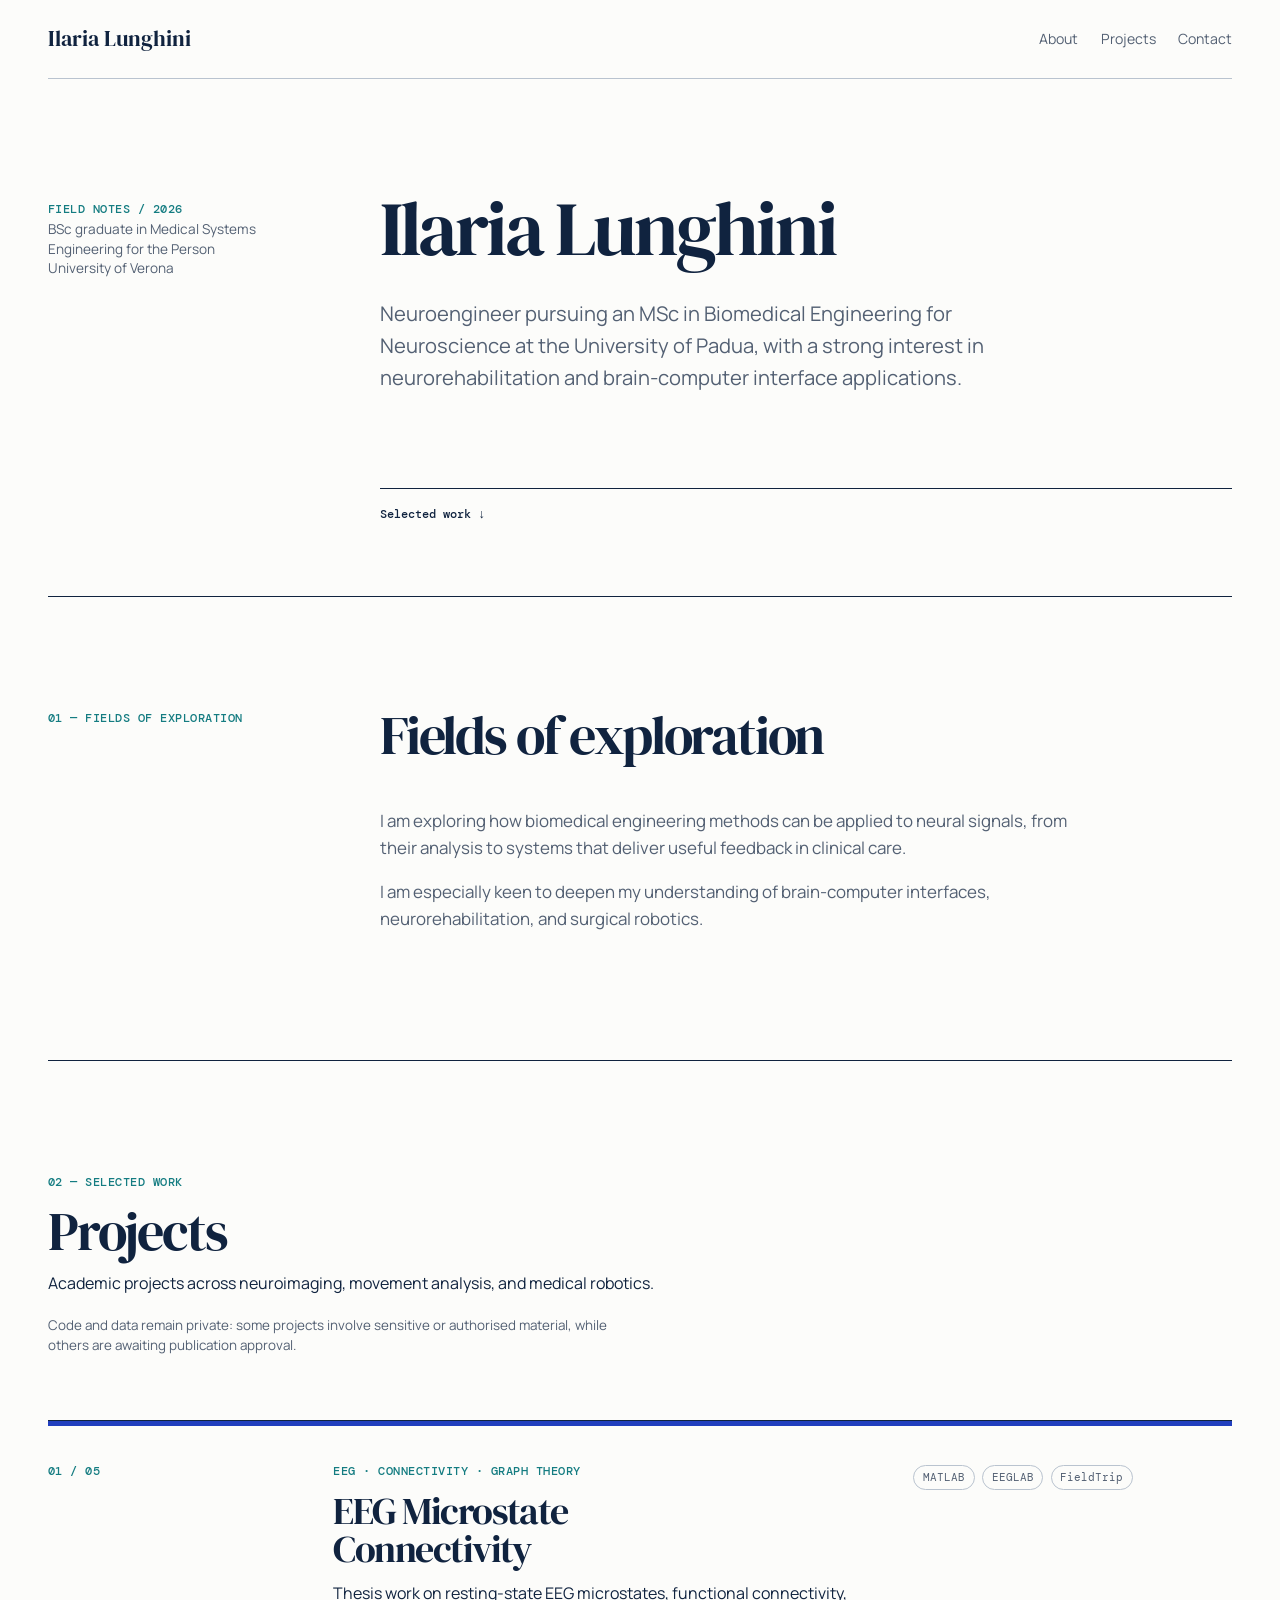
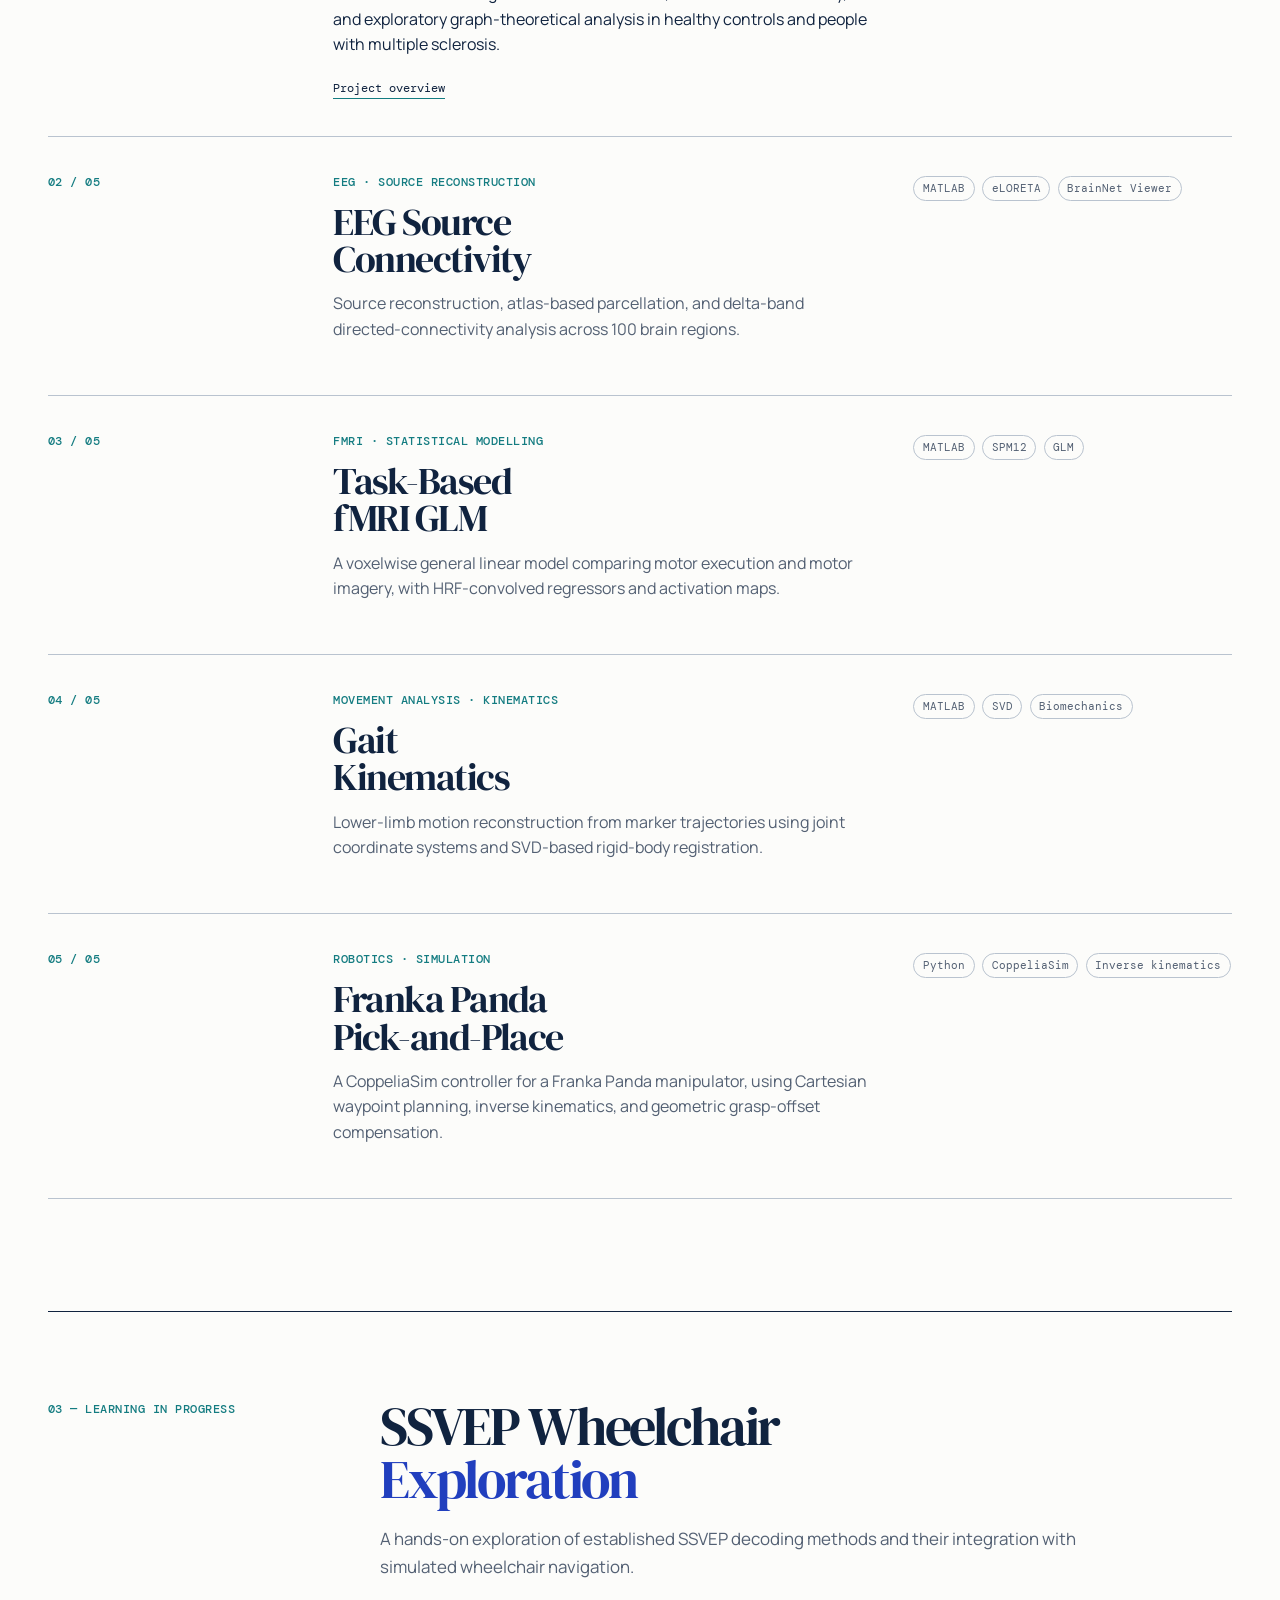
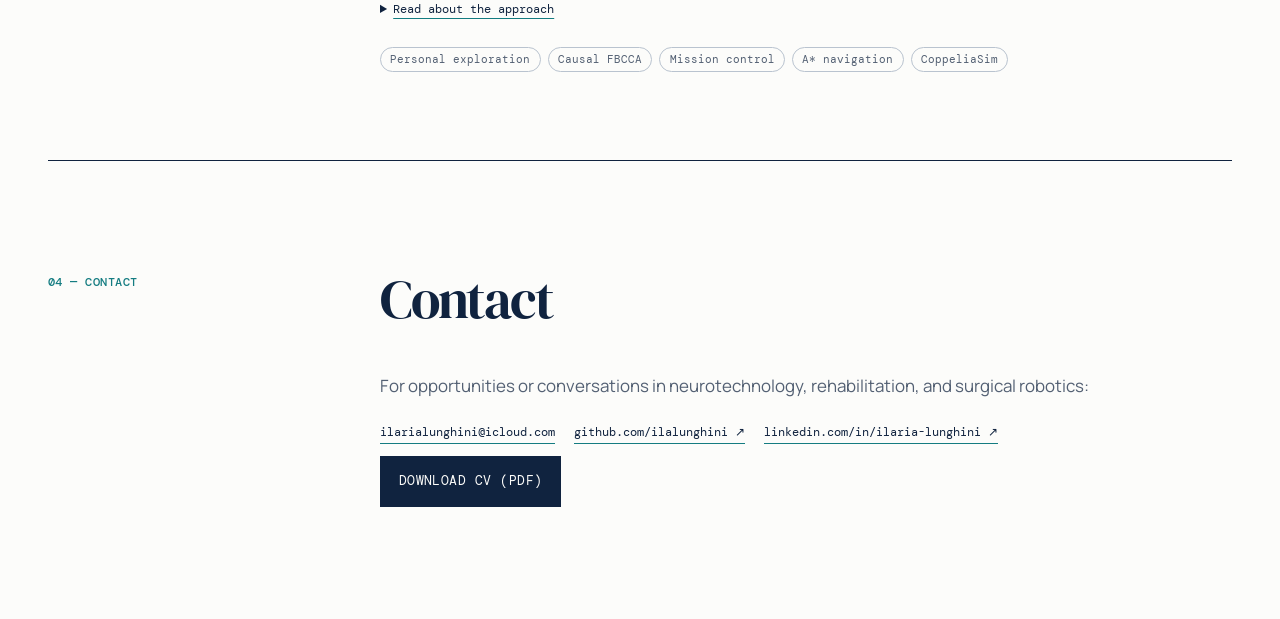
<file: index.html>
<!doctype html>
<html lang="en">
  <head>
    <meta charset="utf-8" />
    <meta name="viewport" content="width=device-width, initial-scale=1" />
    <meta
      name="description"
      content="Portfolio of Ilaria Lunghini, a biomedical engineering student focused on neurotechnology, rehabilitation, and surgical robotics."
    />
    <title>Ilaria Lunghini | Neuroengineering</title>
    <link rel="preconnect" href="https://fonts.googleapis.com" />
    <link rel="preconnect" href="https://fonts.gstatic.com" crossorigin />
    <link href="https://fonts.googleapis.com/css2?family=DM+Mono:wght@400;500&family=DM+Serif+Display:ital@0;1&family=Manrope:wght@400;500;600;700&display=swap" rel="stylesheet" />
    <link rel="stylesheet" href="styles.css?v=20261026-learning" />
    <link rel="icon" type="image/svg+xml" href="data:image/svg+xml,%3Csvg xmlns='http://www.w3.org/2000/svg' viewBox='0 0 64 64'%3E%3Crect width='64' height='64' rx='16' fill='%23121a38'/%3E%3Cpath d='M18 32h10l5-13 7 27 5-14h1' fill='none' stroke='%235eead4' stroke-width='5' stroke-linecap='round' stroke-linejoin='round'/%3E%3C/svg%3E" />
  </head>
  <body>
    <main>
      <nav class="site-nav" aria-label="Primary navigation">
        <a class="brand" href="#top" aria-label="Ilaria Lunghini home">Ilaria Lunghini</a>
        <div class="nav-links">
          <a href="#about">About</a>
          <a href="#projects">Projects</a>
          <a href="#contact">Contact</a>
        </div>
      </nav>

      <section class="hero" id="top" aria-labelledby="hero-title">
        <div class="hero-side">
          <p class="eyebrow">Field notes / 2026</p>
          <p>BSc graduate in Medical Systems Engineering for the Person<br />University of Verona</p>
        </div>
        <div class="hero-main">
          <h1 id="hero-title">Ilaria Lunghini</h1>
          <p class="hero-copy">
            Neuroengineer pursuing an MSc in Biomedical Engineering for Neuroscience at the University of Padua, with a strong interest in neurorehabilitation and brain-computer interface applications.
          </p>
        </div>
        <div class="hero-footer">
          <a class="text-link" href="#projects">Selected work <span aria-hidden="true">↓</span></a>
        </div>
      </section>

      <section class="about section-grid" id="about" aria-labelledby="about-title">
        <p class="section-label">01 — Fields of exploration</p>
        <div>
          <h2 id="about-title">Fields of exploration</h2>
          <p>
            I am exploring how biomedical engineering methods can be applied to neural signals, from their analysis to systems that deliver useful feedback in clinical care.
          </p>
          <p>
            I am especially keen to deepen my understanding of brain-computer interfaces, neurorehabilitation, and surgical robotics.
          </p>
        </div>
      </section>

      <section class="projects" id="projects" aria-labelledby="projects-title">
        <div class="section-heading">
          <p class="section-label">02 — Selected work</p>
          <h2 id="projects-title">Projects</h2>
          <p>Academic projects across neuroimaging, movement analysis, and medical robotics.</p>
          <p class="project-note">Code and data remain private: some projects involve sensitive or authorised material, while others are awaiting publication approval.</p>
        </div>

        <div class="project-grid">
          <article class="project-card featured">
            <p class="project-index">01 / 05</p>
            <div class="project-body"><p class="project-area">EEG · Connectivity · Graph theory</p><h3><a class="project-title-link" href="microstate-connectivity/">EEG Microstate<br />Connectivity</a></h3><p>Thesis work on resting-state EEG microstates, functional connectivity, and exploratory graph-theoretical analysis in healthy controls and people with multiple sclerosis.</p><a class="project-overview" href="projects/eeg-microstate-connectivity.html">Project overview</a></div>
            <div class="project-tags"><span>MATLAB</span><span>EEGLAB</span><span>FieldTrip</span></div>
          </article>

          <a class="project-card" href="projects/eeg-source-connectivity-analysis.html">
            <p class="project-index">02 / 05</p>
            <div class="project-body"><p class="project-area">EEG · Source reconstruction</p><h3>EEG Source<br />Connectivity</h3><p>Source reconstruction, atlas-based parcellation, and delta-band directed-connectivity analysis across 100 brain regions.</p></div>
            <div class="project-tags"><span>MATLAB</span><span>eLORETA</span><span>BrainNet Viewer</span></div>
          </a>

          <a class="project-card" href="projects/fmri-glm-analysis.html">
            <p class="project-index">03 / 05</p>
            <div class="project-body"><p class="project-area">fMRI · Statistical modelling</p><h3>Task-Based<br />fMRI GLM</h3><p>A voxelwise general linear model comparing motor execution and motor imagery, with HRF-convolved regressors and activation maps.</p></div>
            <div class="project-tags"><span>MATLAB</span><span>SPM12</span><span>GLM</span></div>
          </a>

          <a class="project-card" href="projects/gait-kinematics-jcs-analysis.html">
            <p class="project-index">04 / 05</p>
            <div class="project-body"><p class="project-area">Movement analysis · Kinematics</p><h3>Gait<br />Kinematics</h3><p>Lower-limb motion reconstruction from marker trajectories using joint coordinate systems and SVD-based rigid-body registration.</p></div>
            <div class="project-tags"><span>MATLAB</span><span>SVD</span><span>Biomechanics</span></div>
          </a>

          <a class="project-card robot-card" href="projects/franka-panda-pick-and-place.html">
            <p class="project-index">05 / 05</p>
            <div class="project-body"><p class="project-area">Robotics · Simulation</p><h3>Franka Panda<br />Pick-and-Place</h3><p>A CoppeliaSim controller for a Franka Panda manipulator, using Cartesian waypoint planning, inverse kinematics, and geometric grasp-offset compensation.</p></div>
            <div class="project-tags"><span>Python</span><span>CoppeliaSim</span><span>Inverse kinematics</span></div>
          </a>
        </div>
      </section>

      <section class="learning section-grid" id="learning" aria-labelledby="learning-title">
        <p class="section-label">03 — Learning in progress</p>
        <div>
          <h2 id="learning-title">SSVEP Wheelchair<br /><span class="accent">Exploration</span></h2>
          <p>
            A hands-on exploration of established SSVEP decoding methods and their integration with simulated wheelchair navigation.
          </p>
          <details class="learning-details">
            <summary>Read about the approach</summary>
            <div class="learning-abstract">
              <p>
                My current personal project is a hands-on exploration of SSVEP-based brain–computer interfaces and simulated wheelchair navigation.
                The aim is to understand established methods through implementation, comparison, and analysis of their practical trade-offs.
              </p>
              <p>
                The current pipeline combines causal EEG filtering, filter-bank canonical correlation analysis (FBCCA), and calibrated thresholds with temporal confirmation and STOP recovery.
                A mission state machine connects decoded commands to A* path planning and geometric obstacle protection in CoppeliaSim.
              </p>
              <p>
                Replays of recorded EEG from two datasets help examine how decoding errors affect simulated navigation and where the approach remains limited.
                The project repository will be made public in a future update.
              </p>
            </div>
          </details>
          <div class="learning-meta" aria-label="Project status and topics">
            <span>Personal exploration</span><span>Causal FBCCA</span><span>Mission control</span><span>A* navigation</span><span>CoppeliaSim</span>
          </div>
        </div>
      </section>

      <section class="contact section-grid" id="contact" aria-labelledby="contact-title">
        <p class="section-label">04 — Contact</p>
        <div>
          <h2 id="contact-title">Contact</h2>
          <p>For opportunities or conversations in neurotechnology, rehabilitation, and surgical robotics:</p>
          <div class="contact-links">
            <a href="mailto:ilarialunghini@icloud.com">ilarialunghini@icloud.com</a>
            <a href="https://github.com/ilalunghini" target="_blank" rel="noreferrer">github.com/ilalunghini ↗</a>
            <a href="https://www.linkedin.com/in/ilaria-lunghini-a5046443b/" target="_blank" rel="noreferrer">linkedin.com/in/ilaria-lunghini ↗</a>
            <a class="cv-download" href="assets/Ilaria_Lunghini_CV_public.pdf" download>Download CV (PDF)</a>
          </div>
        </div>
      </section>
    </main>

  </body>
</html>
</file>
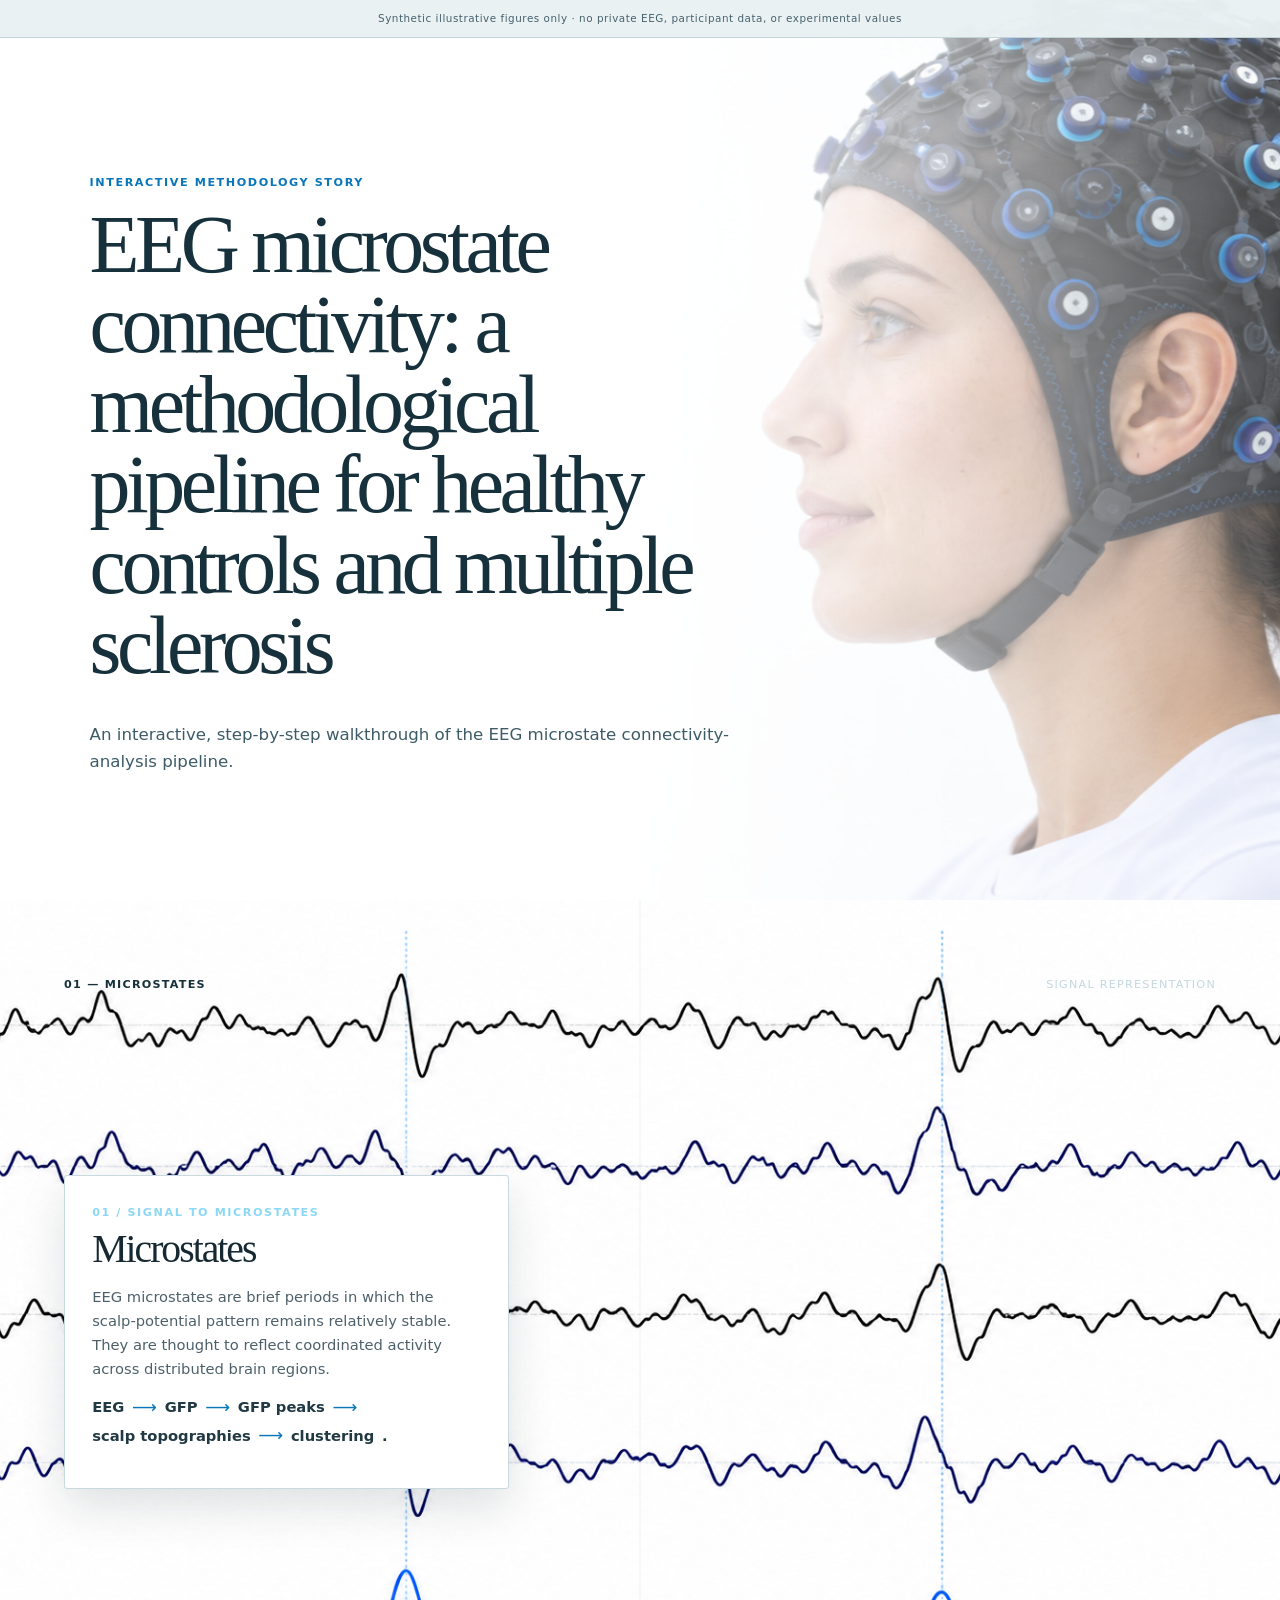
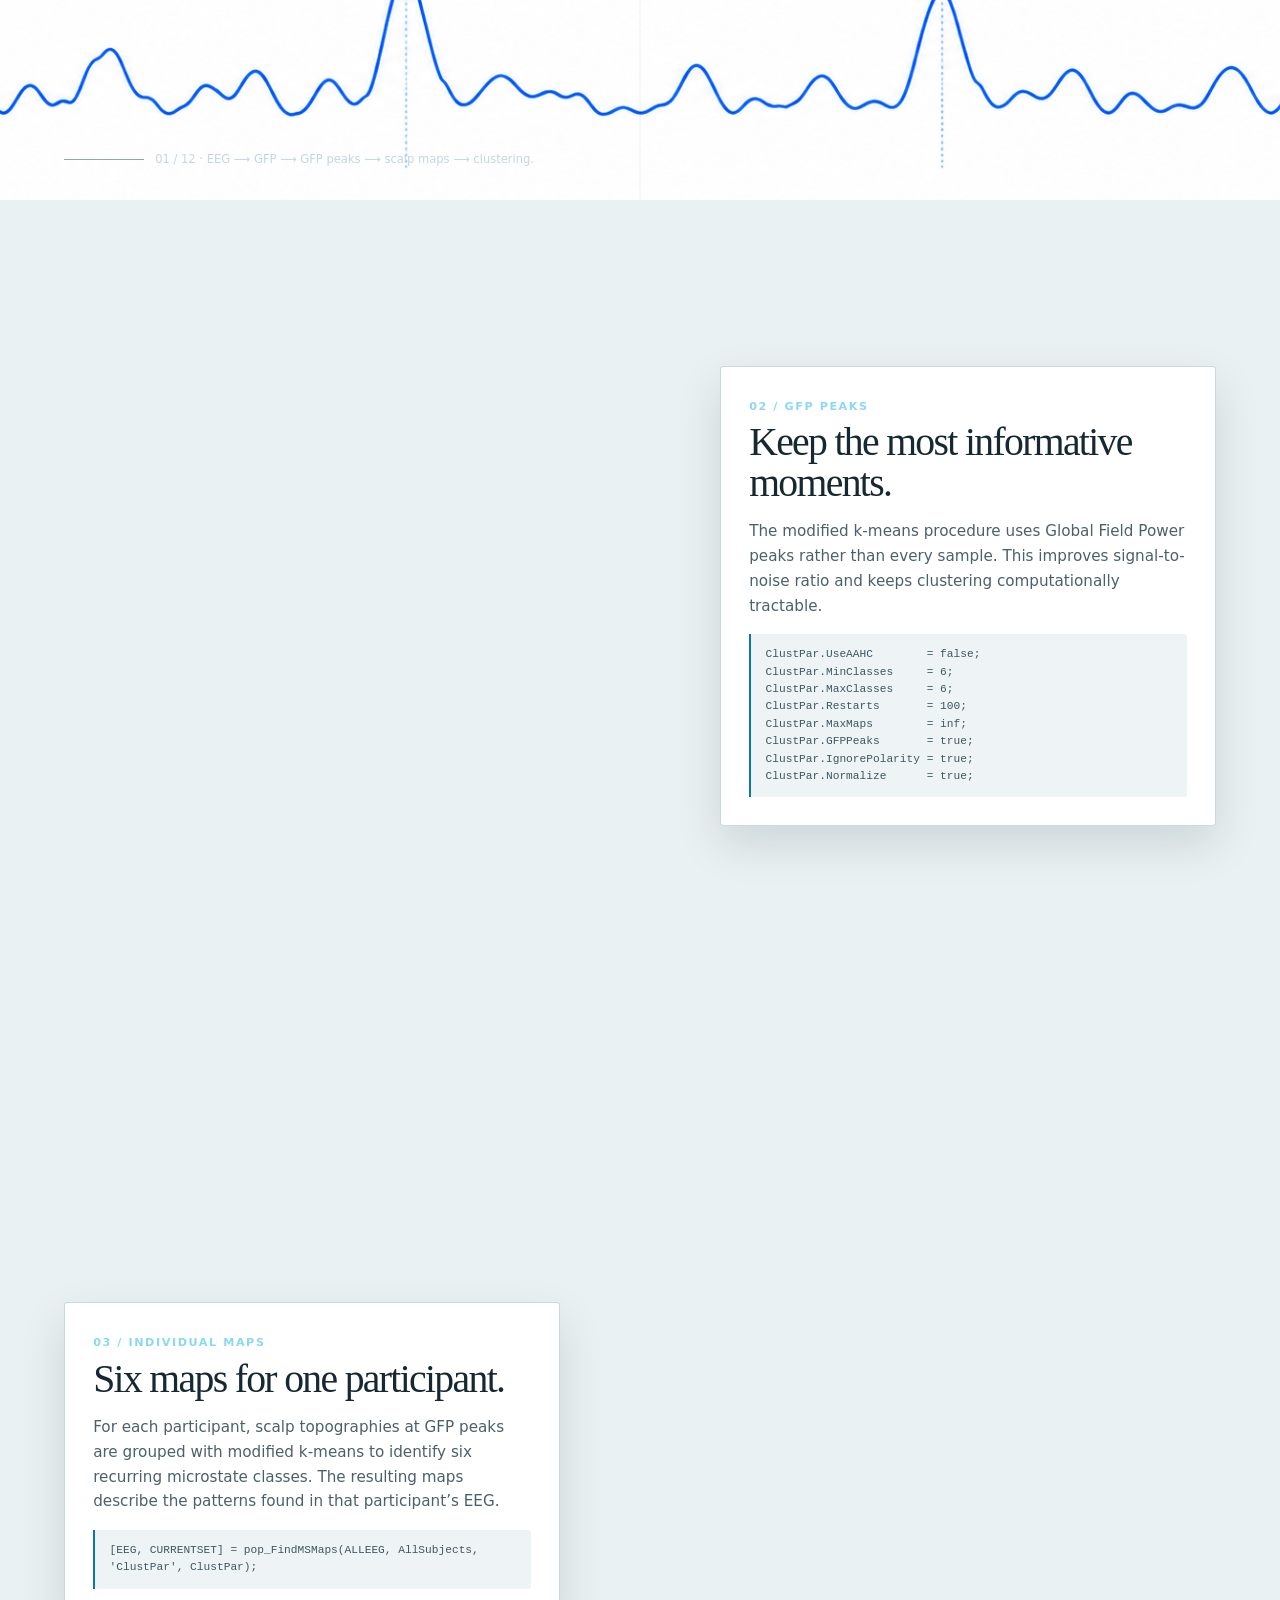
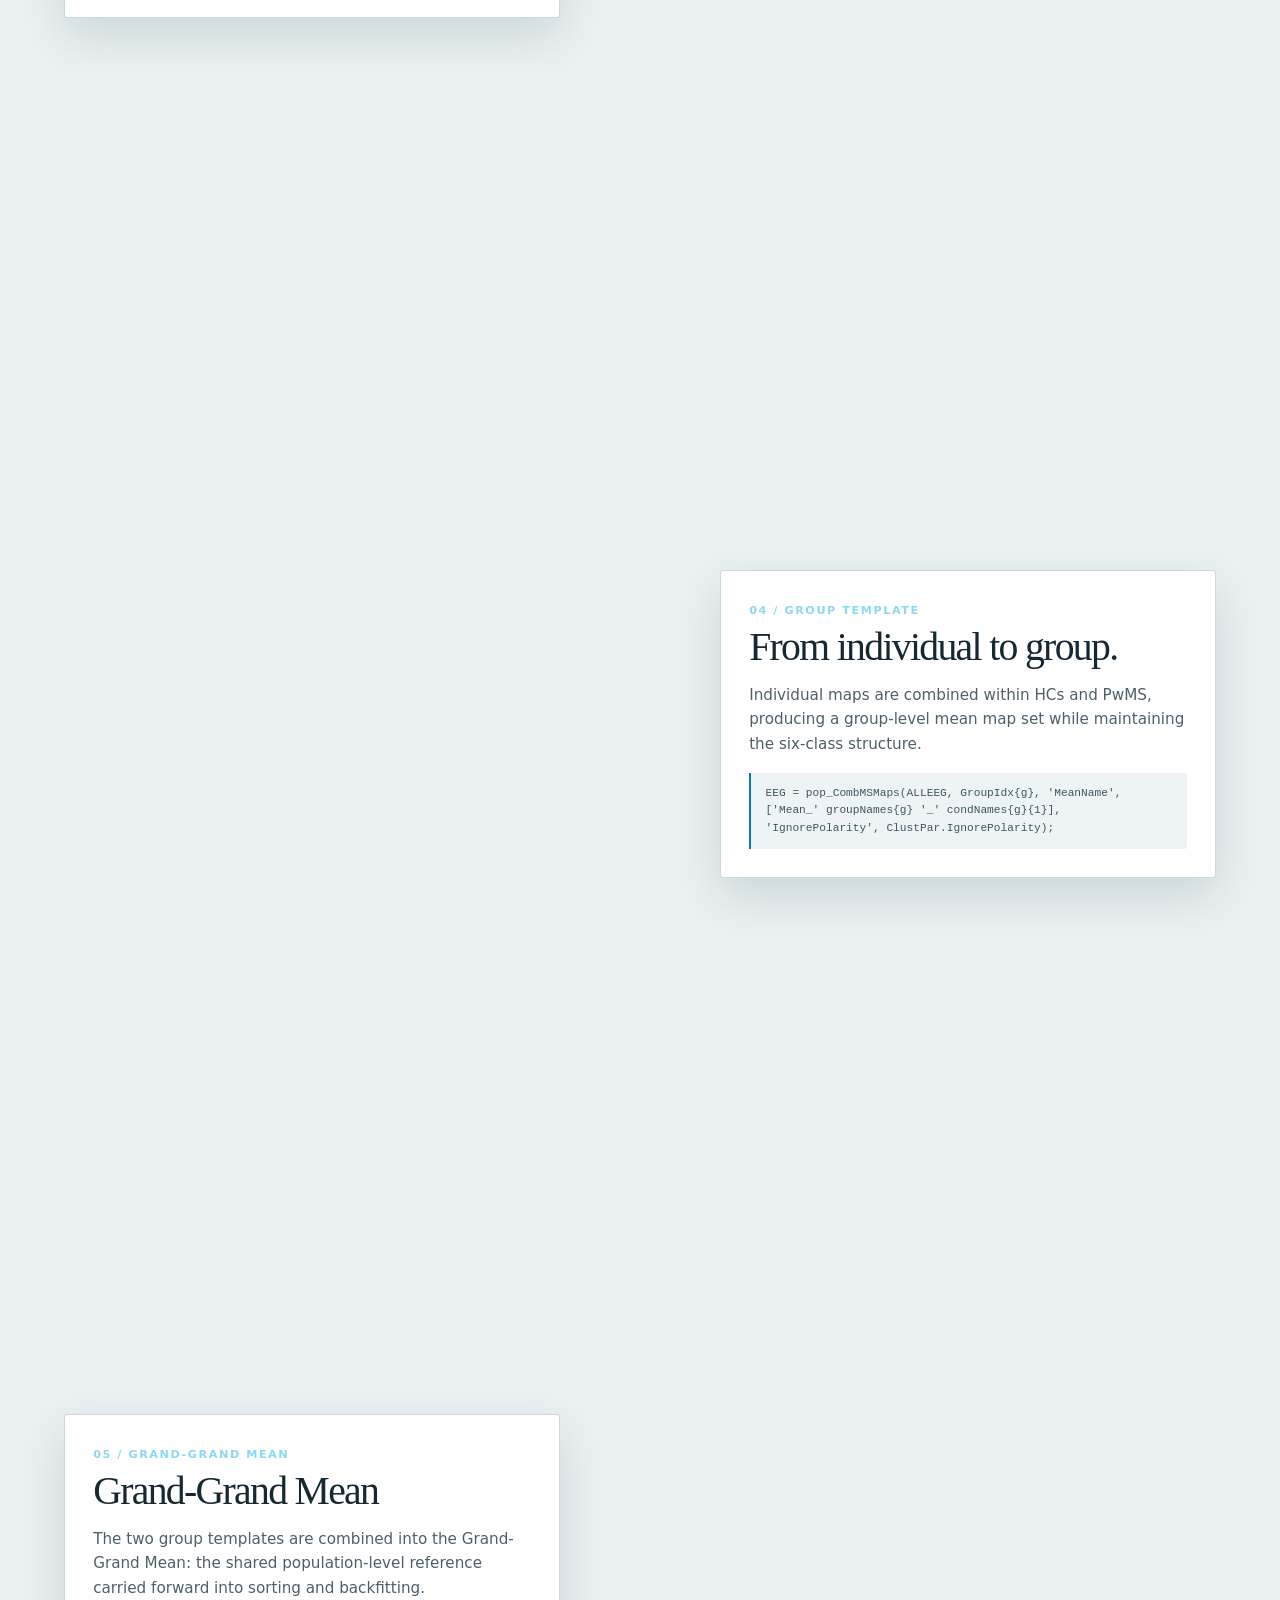
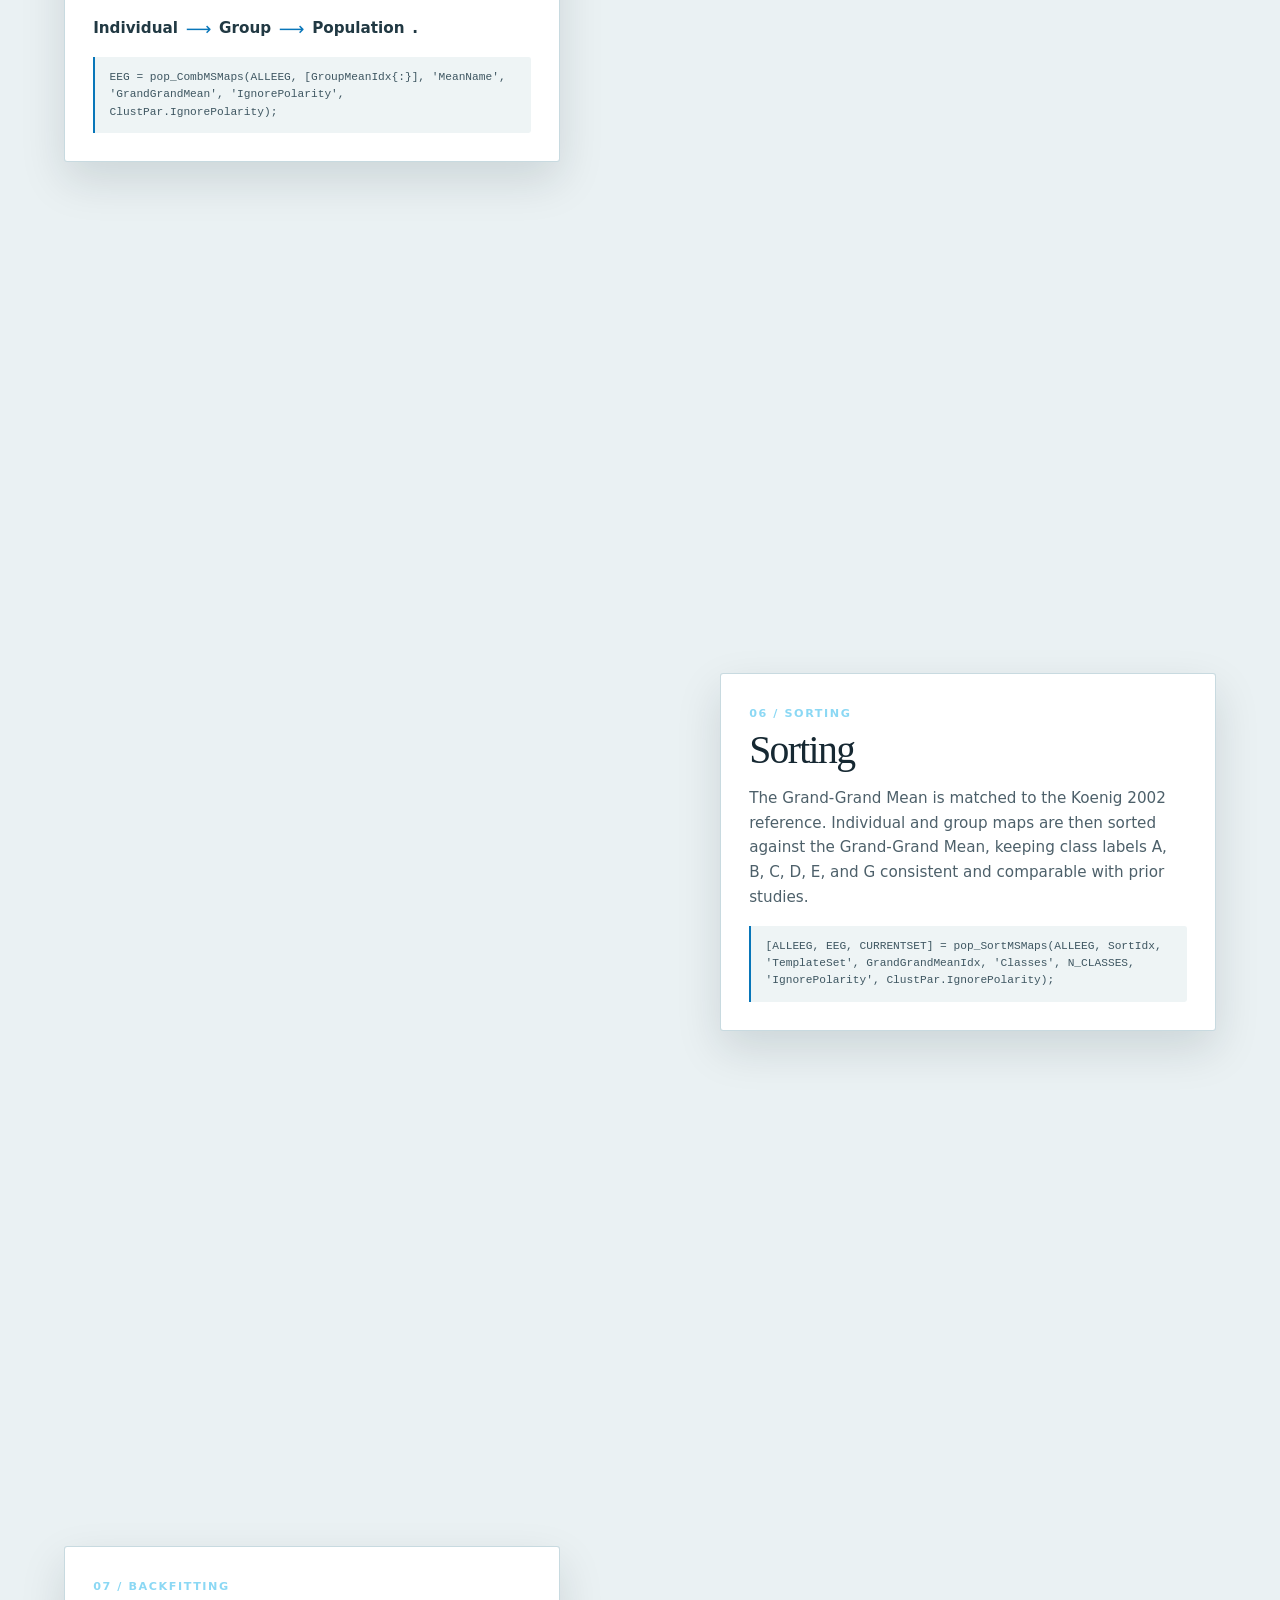
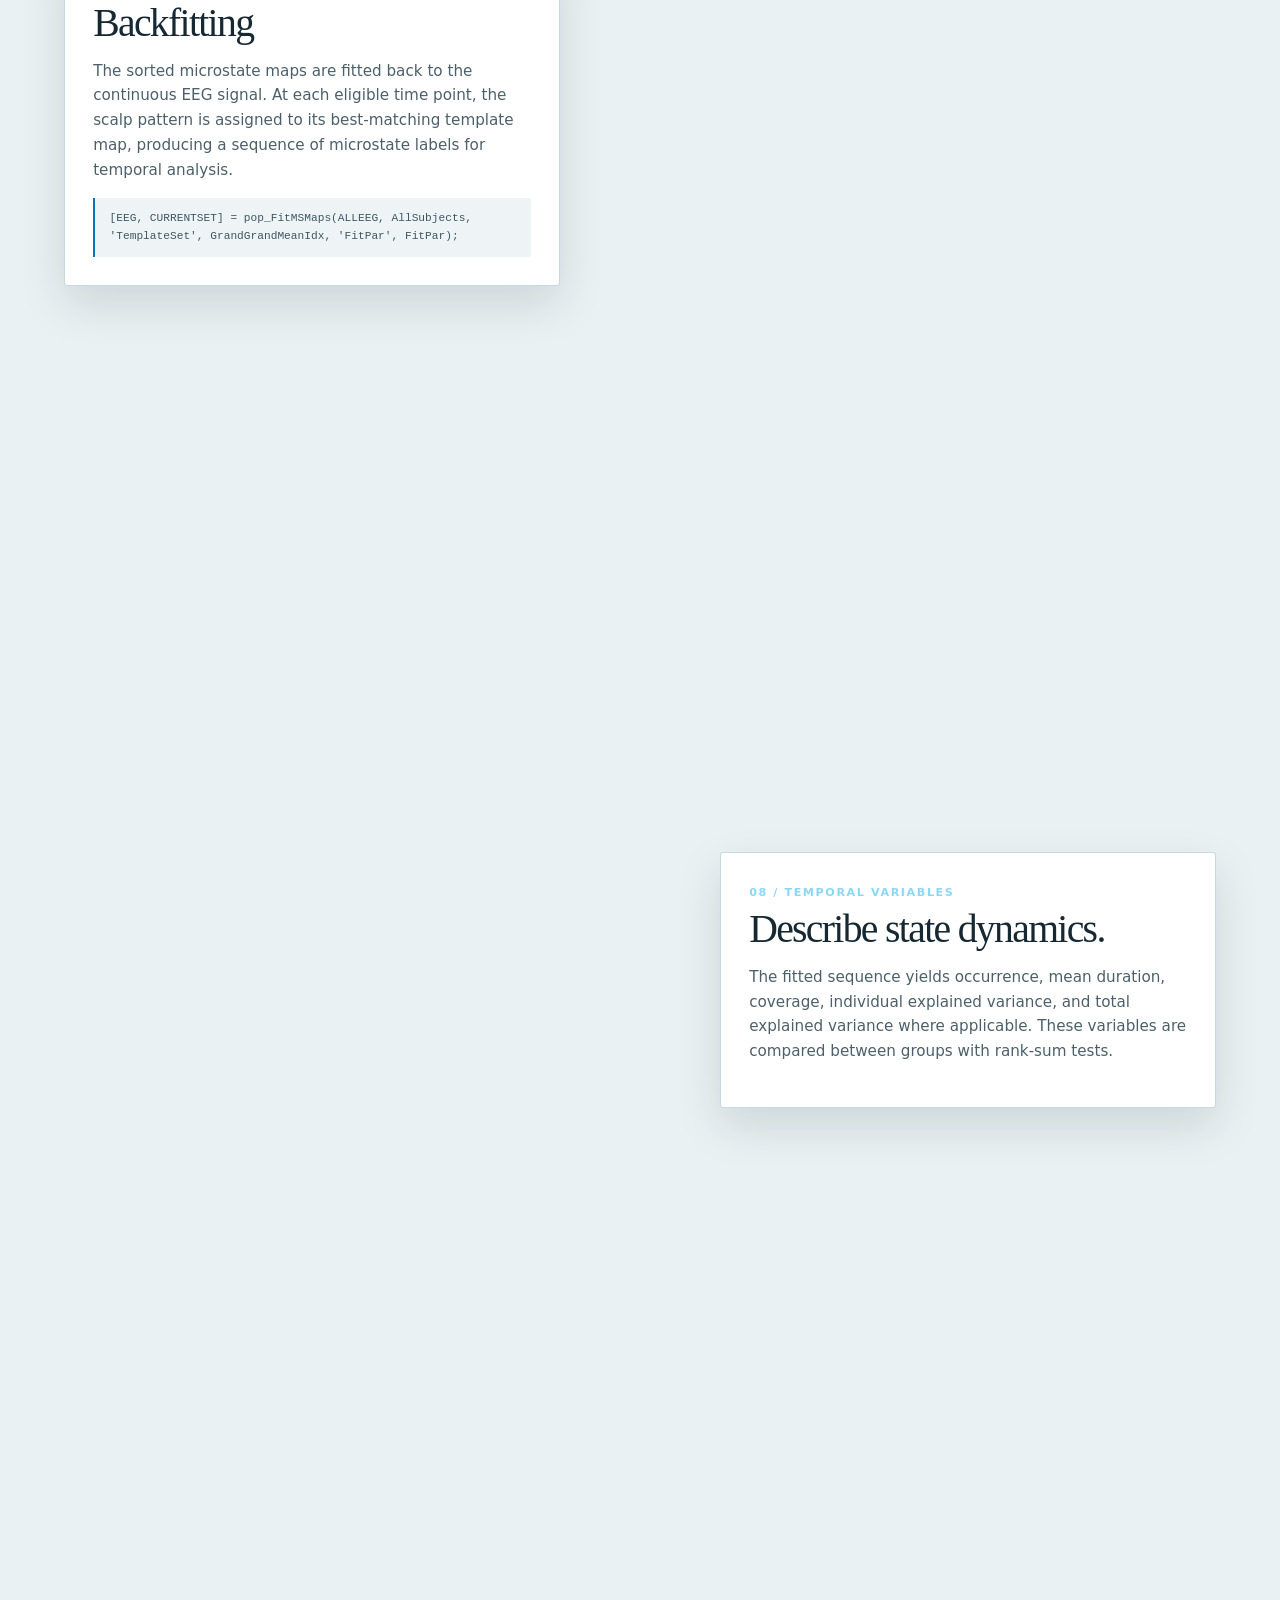
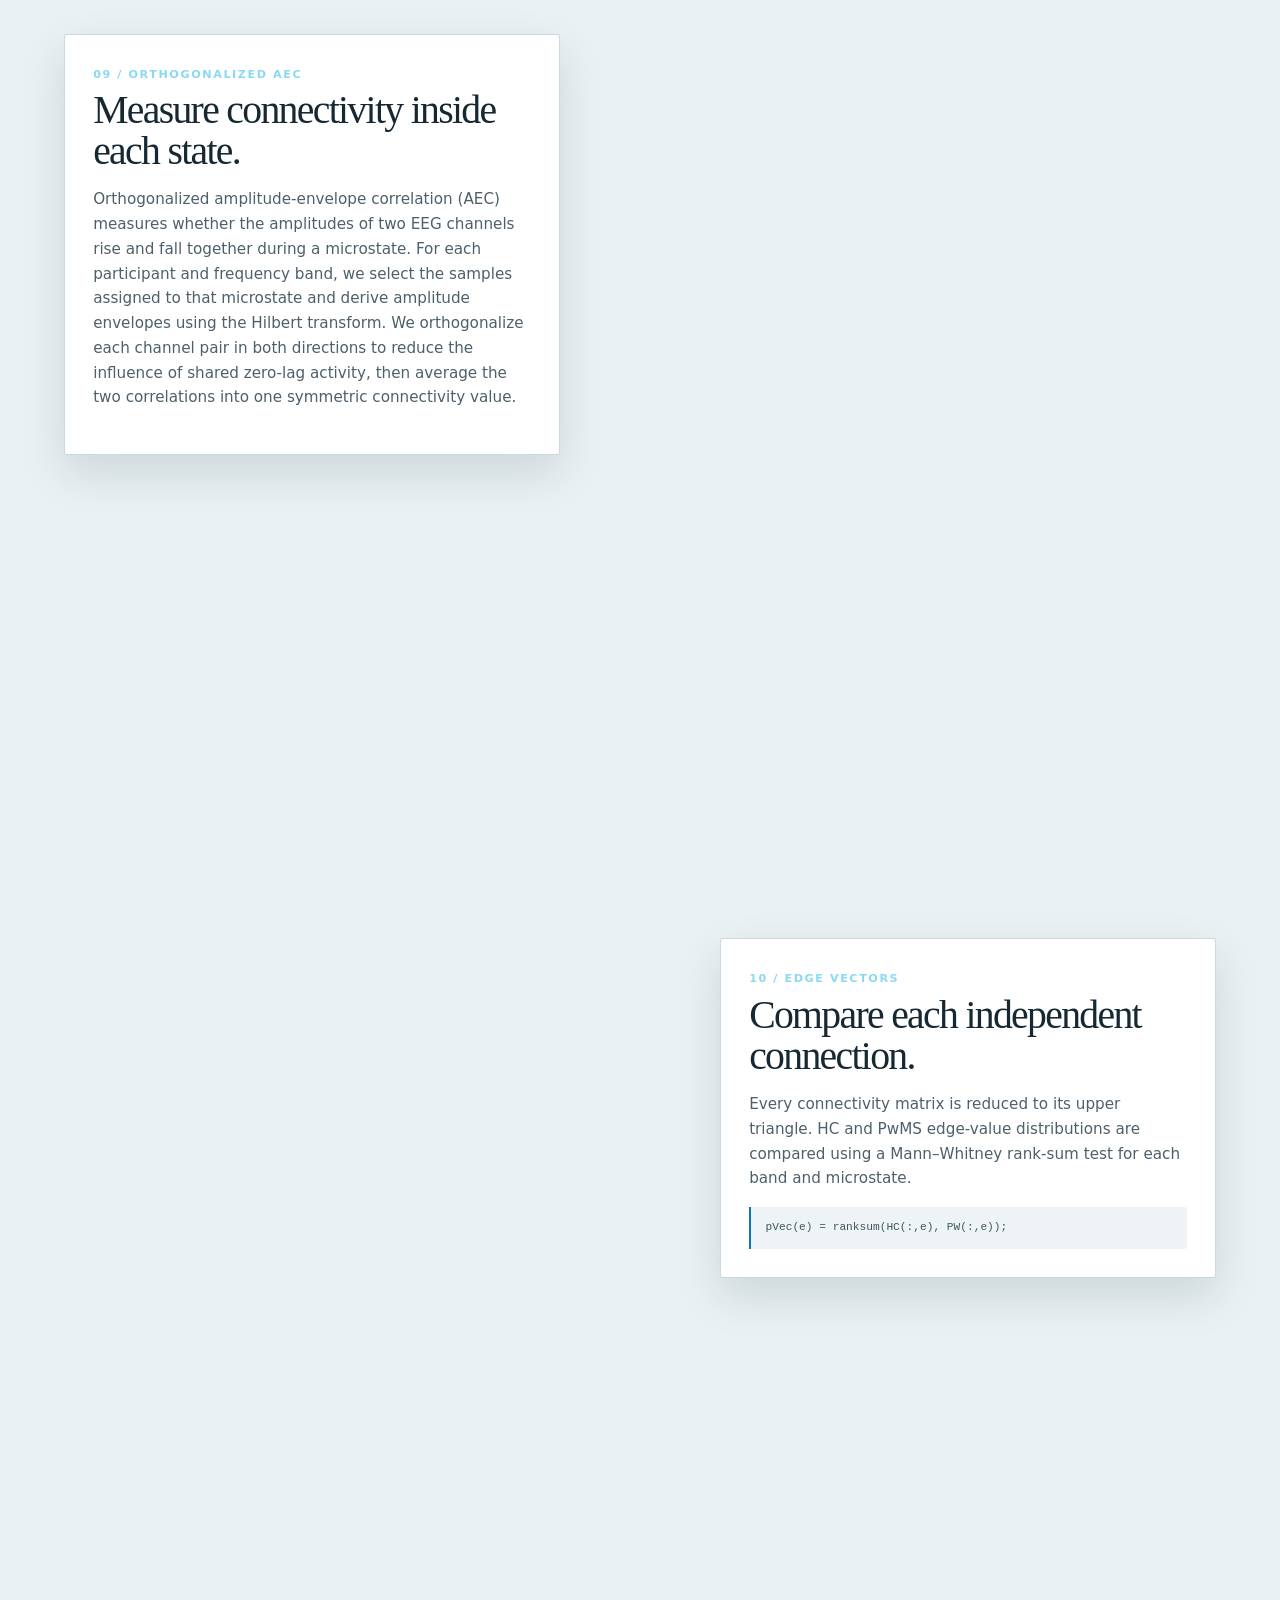
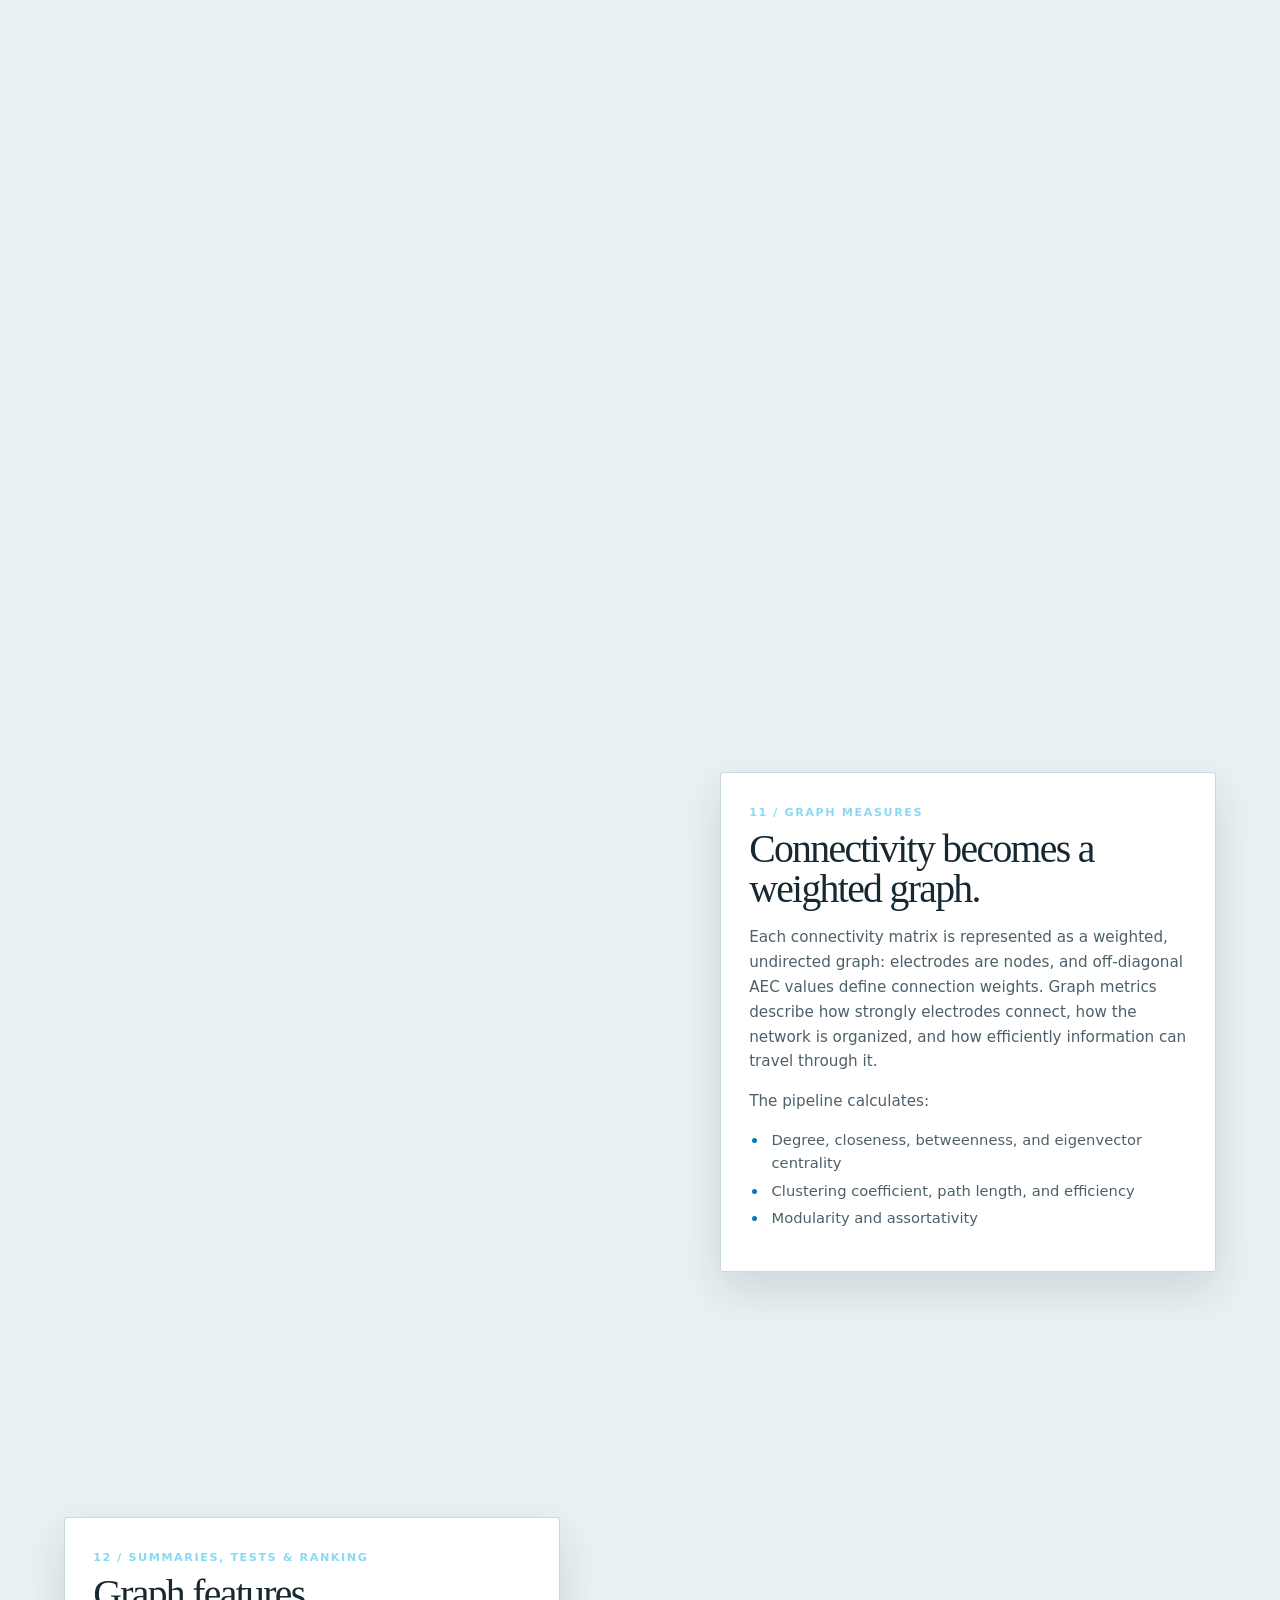
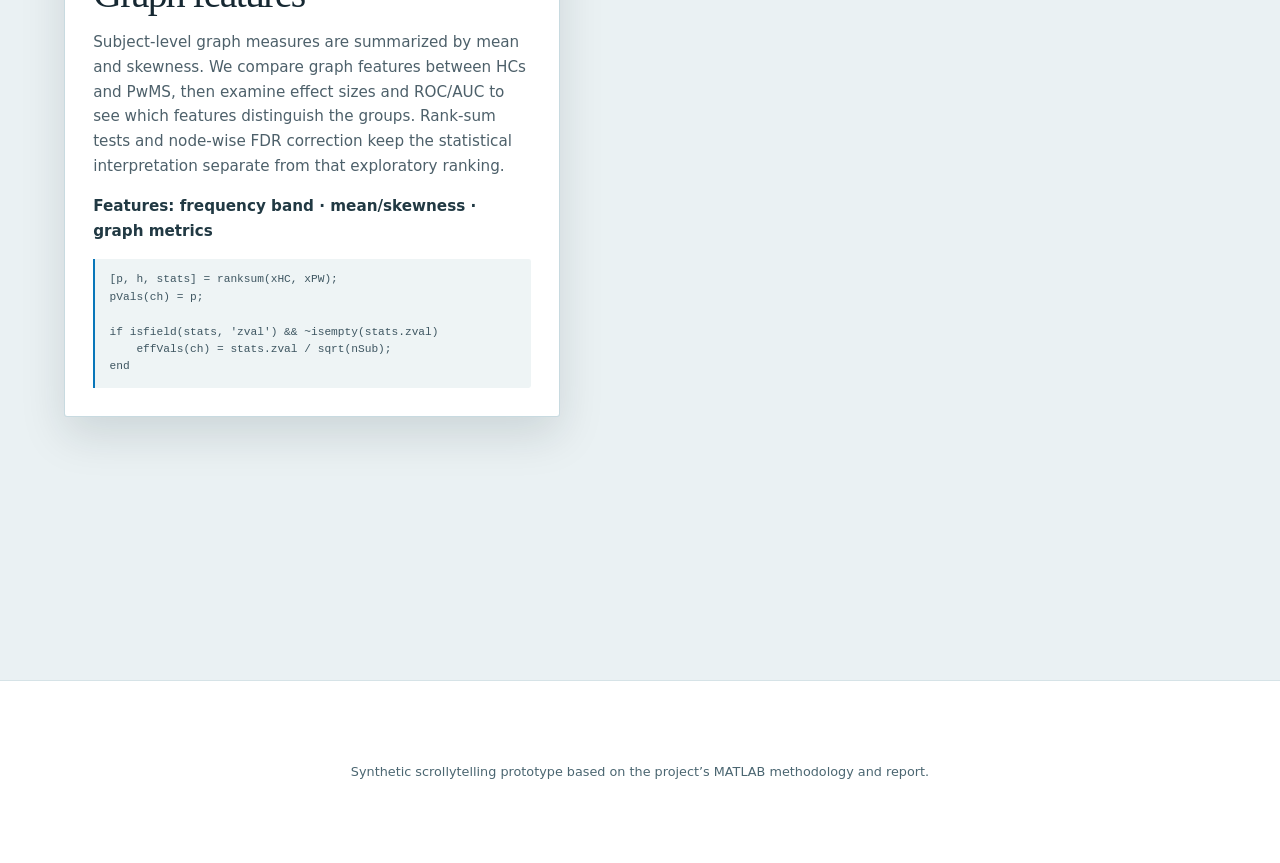
<file: microstate-connectivity/index.html>
<!doctype html><html lang="en"><head><meta charset="utf-8"><meta name="viewport" content="width=device-width,initial-scale=1"><title>EEG Microstate Connectivity Pipeline | Methodology</title><style>
:root{--ink:#162832;--muted:#61747e;--blue:#0876b9;--red:#c93e37;--line:#dce6e8}*{box-sizing:border-box}html{scroll-behavior:smooth}body{margin:0;background:#f2f6f7;font-family:Inter,system-ui,sans-serif;color:var(--ink)}.privacy{position:fixed;top:0;z-index:9;width:100%;padding:.65rem;text-align:center;background:#e9f1f3;color:#556873;font-size:.66rem;letter-spacing:.05em}.hero{height:100svh;padding:0 7vw 12vh;display:grid;align-content:end;color:white;background:linear-gradient(125deg,#102630,#1c3e4d)}.k,.chapter{color:#8bd8f4;font-size:.7rem;font-weight:700;letter-spacing:.14em;text-transform:uppercase}.hero h1,.copy h2{font-family:Georgia,serif;font-weight:500;letter-spacing:-.05em}.hero h1{max-width:1100px;margin:.8rem 0 1.2rem;font-size:clamp(2.9rem,6vw,6.3rem);line-height:.98}.hero p{max-width:610px;color:#d8e5e9;line-height:1.6}.stage{position:sticky;top:0;height:100svh;display:grid;place-items:center;overflow:hidden;background:#f7fafb}.stage:before{content:"";position:absolute;inset:0;pointer-events:none;background:linear-gradient(90deg,transparent 0 49.92%,#d6e2e633 50%,transparent 50.08%)}.hud{position:absolute;z-index:1;top:5rem;left:5vw;right:5vw;display:flex;justify-content:space-between;font-size:.7rem;letter-spacing:.11em;text-transform:uppercase;color:#758993}.hud b{color:#213842}svg{position:relative;z-index:1;width:min(92vw,1120px);height:min(74vh,760px);overflow:visible;transition:opacity .32s ease,transform .48s cubic-bezier(.2,.7,.2,1)}svg.scene-in{animation:scene-in .48s cubic-bezier(.2,.7,.2,1)}@keyframes scene-in{from{opacity:.2;transform:translateY(7px)}to{opacity:1;transform:none}}.rail{position:absolute;z-index:1;bottom:2rem;left:5vw;font-size:.72rem;color:#61747d}.rail:before{content:"";display:inline-block;width:5rem;margin-right:.7rem;vertical-align:middle;border-top:1px solid #a9bac1}.steps{position:relative;z-index:2;margin-top:-100svh;padding:0 5vw 9vh;pointer-events:none}.step{min-height:96svh;display:flex;align-items:center}.copy{pointer-events:auto;width:min(445px,43vw);padding:1.6rem 1.7rem;background:#fffffff2;border:1px solid #dce6e8;box-shadow:0 12px 36px #23424b10}.step:nth-child(even) .copy{margin-left:auto}.copy h2{margin:.5rem 0 .8rem;font-size:clamp(1.9rem,3.1vw,3rem);line-height:1.03}.copy p{color:#4d606a;font-size:.92rem;line-height:1.63}.em{font-weight:650;color:#213943!important}.snippet{margin:1rem 0 0;padding:.75rem .9rem;white-space:pre-wrap;background:#eef4f5;border-left:2px solid var(--blue);font:.7rem/1.55 ui-monospace,monospace;color:#3e5661}.footer{position:relative;z-index:3;padding:9vh 5vw;text-align:center;background:#132a35;color:#cad7dc;font-size:.8rem}@media(max-width:760px){.hero{padding:0 8vw 12vh}.steps{padding:0 6vw}.step{min-height:92svh;align-items:end;padding-bottom:7vh}.copy,.step:nth-child(even) .copy{width:100%;margin:0}.hud{top:4.4rem;left:7vw;right:7vw}svg{width:98vw;height:62vh}}
</style><style>.metrics-list{margin:.25rem 0 .8rem;padding-left:1.2rem;color:#4d606a;font-size:.92rem;line-height:1.55}.metrics-list li{padding-left:.2rem;margin:.3rem 0}.metrics-list li::marker{color:#0876b9}</style><meta name="description" content="An interactive methodology walkthrough of an EEG microstate connectivity-analysis pipeline for healthy controls and people with multiple sclerosis."><meta property="og:title" content="EEG Microstate Connectivity Pipeline"><meta property="og:description" content="An interactive methodology walkthrough of an EEG microstate connectivity-analysis pipeline."><meta property="og:image" content="eeg-cap-hero.png"><meta name="theme-color" content="#071520"></head><body><a class="skip-link" href="#methodology">Skip to methodology</a><div class="privacy">Synthetic illustrative figures only · no private EEG, participant data, or experimental values</div><header class="hero"><span class="k">Interactive methodology story</span><h1>EEG microstate connectivity: a methodological pipeline for healthy controls and multiple sclerosis</h1><p>An interactive, step-by-step walkthrough of the EEG microstate connectivity-analysis pipeline.</p></header><main id="methodology"><div class="stage" role="region" aria-label="Animated EEG microstate connectivity methodology illustration"><div class="hud" aria-live="polite"><b id="h">01 — Microstates</b><span id="t">signal representation</span></div><svg id="s" viewBox="0 0 1000 650" role="img" aria-label="Animated synthetic illustration for the current methodology step"></svg><div id="map-layer" aria-hidden="true"></div><div id="r" class="rail">01 / 13 · EEG → GFP → GFP peaks → scalp maps → clustering.</div></div><section class="steps" aria-label="EEG microstate connectivity methodology steps">
<article class="step" data-i="0"><div class="section-one-copy"><span class="chapter">01 / Signal to microstates</span><h2>Microstates</h2><p>EEG microstates are brief periods in which the scalp-potential pattern remains relatively stable. They are thought to reflect coordinated activity across distributed brain regions.</p><p class="em">EEG → GFP → GFP peaks → scalp topographies → clustering.</p></div></article>
<article class="step" data-i="1"><div class="copy"><span class="chapter">02 / GFP peaks</span><h2>Keep the most informative moments.</h2><p>The modified k-means procedure uses Global Field Power peaks rather than every sample. This improves signal-to-noise ratio and keeps clustering computationally tractable.</p><pre class="snippet">ClustPar.UseAAHC        = false;
ClustPar.MinClasses     = 6;
ClustPar.MaxClasses     = 6;
ClustPar.Restarts       = 100;
ClustPar.MaxMaps        = inf;
ClustPar.GFPPeaks       = true;
ClustPar.IgnorePolarity = true;
ClustPar.Normalize      = true;</pre></div></article>
<article class="step" data-i="2"><div class="copy"><span class="chapter">03 / Individual maps</span><h2>Six maps for one participant.</h2><p>For each participant, scalp topographies at GFP peaks are grouped with modified k-means to identify six recurring microstate classes. The resulting maps describe the patterns found in that participant’s EEG.</p><pre class="snippet">[EEG, CURRENTSET] = pop_FindMSMaps(ALLEEG, AllSubjects, 'ClustPar', ClustPar);</pre></div></article>
<article class="step" data-i="3"><div class="copy"><span class="chapter">04 / Group template</span><h2>From individual to group.</h2><p>Individual maps are combined within HCs and PwMS, producing a group-level mean map set while maintaining the six-class structure.</p><pre class="snippet">EEG = pop_CombMSMaps(ALLEEG, GroupIdx{g}, 'MeanName', ['Mean_' groupNames{g} '_' condNames{g}{1}], 'IgnorePolarity', ClustPar.IgnorePolarity);</pre></div></article>
<article class="step" data-i="4"><div class="copy"><span class="chapter">05 / Grand-Grand Mean</span><h2>Grand-Grand Mean</h2><p>The two group templates are combined into the Grand-Grand Mean: the shared population-level reference carried forward into sorting and backfitting.</p><p class="em">Individual → Group → Population.</p><pre class="snippet">EEG = pop_CombMSMaps(ALLEEG, [GroupMeanIdx{:}], 'MeanName', 'GrandGrandMean', 'IgnorePolarity', ClustPar.IgnorePolarity);</pre></div></article>
<article class="step" data-i="5"><div class="copy"><span class="chapter">06 / Sorting</span><h2>Sorting</h2><p>The Grand-Grand Mean is matched to the Koenig 2002 reference. Individual and group maps are then sorted against the Grand-Grand Mean, keeping class labels A, B, C, D, E, and G consistent and comparable with prior studies.</p><pre class="snippet">[ALLEEG, EEG, CURRENTSET] = pop_SortMSMaps(ALLEEG, SortIdx, 'TemplateSet', GrandGrandMeanIdx, 'Classes', N_CLASSES, 'IgnorePolarity', ClustPar.IgnorePolarity);</pre></div></article>
<article class="step" data-i="6"><div class="copy"><span class="chapter">07 / Backfitting</span><h2>Backfitting</h2><p>The sorted microstate maps are fitted back to the continuous EEG signal. At each eligible time point, the scalp pattern is assigned to its best-matching template map, producing a sequence of microstate labels for temporal analysis.</p><pre class="snippet">[EEG, CURRENTSET] = pop_FitMSMaps(ALLEEG, AllSubjects, 'TemplateSet', GrandGrandMeanIdx, 'FitPar', FitPar);</pre></div></article>
<article class="step" data-i="7"><div class="copy"><span class="chapter">08 / Temporal variables</span><h2>Describe state dynamics.</h2><p>The fitted sequence yields occurrence, mean duration, coverage, individual explained variance, and total explained variance where applicable. These variables are compared between groups with rank-sum tests.</p></div></article>
<article class="step" data-i="8"><div class="copy"><span class="chapter">09 / Orthogonalized AEC</span><h2>Measure connectivity inside each state.</h2><p>Orthogonalized amplitude-envelope correlation (AEC) measures whether the amplitudes of two EEG channels rise and fall together during a microstate. For each participant and frequency band, we select the samples assigned to that microstate and derive amplitude envelopes using the Hilbert transform. We orthogonalize each channel pair in both directions to reduce the influence of shared zero-lag activity, then average the two correlations into one symmetric connectivity value.</p></div></article>
<article class="step" data-i="9"><div class="copy"><span class="chapter">10 / Edge vectors</span><h2>Compare each independent connection.</h2><p>Every connectivity matrix is reduced to its upper triangle. HC and PwMS edge-value distributions are compared using a Mann–Whitney rank-sum test for each band and microstate.</p><pre class="snippet">pVec(e) = ranksum(HC(:,e), PW(:,e));</pre></div></article>
<article class="step" data-i="10"><div class="copy"><span class="chapter">11 / Graph measures</span><h2>Connectivity becomes a weighted graph.</h2><p>Each connectivity matrix is represented as a weighted, undirected graph: electrodes are nodes, and off-diagonal AEC values define connection weights. Graph metrics describe how strongly electrodes connect, how the network is organized, and how efficiently information can travel through it.</p><p>The pipeline calculates:</p><ul class="metrics-list"><li>Degree, closeness, betweenness, and eigenvector centrality</li><li>Clustering coefficient, path length, and efficiency</li><li>Modularity and assortativity</li></ul></div></article>
<article class="step" data-i="11"><div class="copy"><span class="chapter">12 / Summaries, tests & ranking</span><h2>Graph features</h2><p>Subject-level graph measures are summarized by mean and skewness. We compare graph features between HCs and PwMS, then examine effect sizes and ROC/AUC to see which features distinguish the groups. Rank-sum tests and node-wise FDR correction keep the statistical interpretation separate from that exploratory ranking.</p><p class="em">Features: frequency band · mean/skewness · graph metrics</p><pre class="snippet">[p, h, stats] = ranksum(xHC, xPW);
pVals(ch) = p;

if isfield(stats, 'zval') &amp;&amp; ~isempty(stats.zval)
    effVals(ch) = stats.zval / sqrt(nSub);
end</pre></div></article>
</section></main><footer class="footer">Synthetic scrollytelling prototype based on the project’s MATLAB methodology and report.</footer>
<script>if(!window.IntersectionObserver)window.IntersectionObserver=class{constructor(){}observe(){}};</script>
<script>
const s=document.querySelector('#s'),mapLayer=document.querySelector('#map-layer'),H=document.querySelector('#h'),G=document.querySelector('#t'),R=document.querySelector('#r'),N='http://www.w3.org/2000/svg',C=['#0876b9','#db6427','#e5b22d','#75429a','#78a82f','#a61f3f'],A=(x,o={},z='')=>{let e=document.createElementNS(N,x);Object.entries(o).forEach(([k,v])=>e.setAttribute(k,v));e.textContent=z;s.append(e);return e},T=(x,y,z,n=14,c='#51636e',q='start')=>A('text',{x,y,'font-size':n,fill:c,'text-anchor':q,'font-family':'Inter, sans-serif'},z),L=(a,b,c,d,k='#d1dde1',w=1)=>A('line',{x1:a,y1:b,x2:c,y2:d,stroke:k,'stroke-width':w}),F=(a,b)=>{s.replaceChildren();mapLayer.replaceChildren();L(45,610,955,610,'#dce6e8');L(45,90,45,610,'#edf2f3');T(35,43,a,15,'#1d3440');T(35,66,b,11,'#7a8a93')},W=(a,b)=>{s.replaceChildren();mapLayer.replaceChildren();L(45,610,955,610,'#dce6e8');L(45,90,45,610,'#edf2f3');T(42,48,a,16,'#1d3440');T(42,72,b,11,'#7a8a93')};
function backfit(box){F(box?'TEMPORAL MICROSTATE DYNAMICS':'BACKFITTING','synthetic labelled microstate sequence');let x=55,i=0,seg=[];while(x<945){let w=28+(i*29)%75;seg.push([x,w,i%6]);A('rect',{x,y:205,width:w,height:70,fill:C[i%6]});x+=w;i++}if(!box){seg.forEach(q=>T(q[0]+q[1]/2,185,'ABCDEG'[q[2]],13,C[q[2]],'middle'));T(55,155,'template labels assigned over time',12)}else{['A','B','C','D','E','G'].forEach((n,i)=>{let x=145+i*135;L(x,500,x,330);A('rect',{x:x-22,y:385-i%3*18,width:44,height:95+i%4*13,fill:C[i],opacity:.75});L(x-29,432,x+29,432,'#20343d',2);T(x,530,n,13,'#51636e','middle')});T(500,580,'synthetic occurrence · mean duration · coverage · explained variance',12,'#61727c','middle')}}
function wave(x0,x1,y,phase,col,envelope=false){let p=[],up=[],lo=[];for(let x=x0;x<=x1;x+=3){let u=(x-x0)*.105+phase,amp=13+13*(.5+.5*Math.sin((x-x0)*.022+phase));p.push(x+','+(y+amp*Math.sin(u)));up.push(x+','+(y-amp));lo.push(x+','+(y+amp))}A('polyline',{points:p.join(' '),fill:'none',stroke:col,'stroke-width':1.4});if(envelope){A('polyline',{points:up.join(' '),fill:'none',stroke:col,'stroke-width':2.4,opacity:.82});A('polyline',{points:lo.join(' '),fill:'none',stroke:col,'stroke-width':2.4,opacity:.82})}}
function aec(phase=0){W('ORTHOGONALIZED AEC','synthetic band-limited signals → envelope dynamics → connectivity');let env=phase>0,compare=phase>1,value=phase>2;T(70,115,'channel i · blue',12,C[0]);T(70,280,'channel j · orange',12,C[1]);wave(155,690,140,0,C[0],env);wave(155,690,305,1.2,C[1],env);if(env){T(155,390,'slow amplitude envelopes derived from analytic signals',12,'#687984');L(155,405,690,405,'#d7e1e4')}if(compare){wave(155,690,465,.5,C[0],true);wave(155,690,465,1.7,C[1],true);T(155,520,'compare co-fluctuation of the two envelope trajectories',12,'#687984')}if(value){A('circle',{cx:830,cy:450,r:66,fill:'#e7f3f7',stroke:C[0],'stroke-width':2});T(830,440,'AEC',16,C[0],'middle');T(830,465,'r = 0.31',17,'#1d3440','middle');T(830,493,'synthetic value',10,'#50646e','middle')}if(phase>3){for(let i=0;i<8;i++)for(let j=0;j<8;j++){let v=i==j?0:(Math.sin((i+j)*.9)+1)/2;A('rect',{x:770+j*17,y:535+i*17,width:16,height:16,fill:i==j?'#fff':'rgb('+(250-135*v)+','+(252-88*v)+','+(252-48*v)+')'})}A('rect',{x:821,y:586,width:16,height:16,fill:C[0],stroke:'#132933','stroke-width':2});T(838,635,'AEC value → matrix cell',11,'#50646e','middle')}}
function hot(v){let r=Math.min(255,Math.round(80+220*v)),g=Math.min(255,Math.round(15+210*Math.max(0,v-.2))),b=Math.round(8+80*Math.max(0,v-.72));return 'rgb('+r+','+g+','+b+')'}
function pColor(p){let u=Math.max(0,Math.min(1,p/.05));return u>.98?'#fbfcfc':'rgb('+(245-205*(1-u))+','+(247-218*(1-u))+','+(248-220*(1-u))+')'}
function scalpField(cx,cy,r){for(let y=-r;y<=r;y+=8)for(let x=-r;x<=r;x+=8){let d=Math.hypot(x,y);if(d<r){let z=.55*Math.exp(-((x-22)**2+(y+15)**2)/(2*900))-.42*Math.exp(-((x+30)**2+(y-18)**2)/(2*750))+.15*Math.sin(x*.07)*Math.cos(y*.06),q=(z+1)/2;A('circle',{cx:cx+x,cy:cy+y,r:6,fill:'rgb('+(45+180*q)+','+(75+120*(1-q))+','+(175+55*(1-q))+')',opacity:.84})}}A('circle',{cx,cy,r,fill:'none',stroke:'#223942','stroke-width':2});A('path',{d:'M '+cx+' '+(cy-r)+' L '+(cx-12)+' '+(cy-r-20)+' L '+(cx+12)+' '+(cy-r-20)+' Z',fill:'#fff',stroke:'#223942','stroke-width':2});A('path',{d:'M '+(cx-r)+' '+(cy-25)+' q -18 25 0 50 M '+(cx+r)+' '+(cy-25)+' q 18 25 0 50',fill:'none',stroke:'#223942','stroke-width':2});for(let i=0;i<44;i++){let a=i*2.4,d=20+(r-18)*Math.sqrt(i/44);A('circle',{cx:cx+d*Math.cos(a),cy:cy+d*Math.sin(a),r:2.6,fill:'#182b34',opacity:.8})}}
function edges(p,phase=0){if(p){W('P-VALUE MATRIX & TOPOGRAPHY','synthetic version of the MATLAB group-matrix / p-value-map output');const n=34,cell=11,oy=132,groups=[['HCs',45,.045],['PwMS',375,.008],['p-value map',705,0]],regions=['F','C','P','T','O'],rc=['#ef5a55','#62a95f','#568acb','#e3b347','#9d74b6'];function conn(v){return 'rgb('+(220+35*v)+','+(20+210*v)+','+(5+65*v)+')'}groups.forEach(([lab,ox,delta],g)=>{T(ox+n*cell/2,88,lab,22,g===0?'#17232d':g===1?'#17232d':'#17232d','middle');for(let i=0;i<n;i++)for(let j=0;j<n;j++){let v=i===j?null:Math.max(0,Math.min(1,.42+.26*Math.sin((i+j)*.31)+.18*Math.cos((i-j)*.48)+delta));let pv=i===j?null:Math.min(.05,.006+.035*(.5+.5*Math.sin((i+j)*.27))+.005*Math.cos((i-j)*.52));if(Math.abs(i-j)<3)pv=Math.min(.05,pv+.014);A('rect',{x:ox+j*cell,y:oy+i*cell,width:cell-.5,height:cell-.5,fill:v===null?'#ffffff':g===2?(pv<.018?pColor(pv):'#fbfcfc'):conn(v)})}for(let r=0;r<5;r++){let x=ox+r*6.8*cell;A('rect',{x,y:oy-8,width:6.8*cell,height:4,fill:rc[r]});A('rect',{x:ox-8,y:oy+r*6.8*cell,width:4,height:6.8*cell,fill:rc[r]})}if(g<2){for(let k=0;k<120;k++)A('rect',{x:ox+n*cell+8,y:oy+k*3,width:10,height:3.1,fill:conn(k/119)});T(ox+n*cell+13,oy-13,'AEC',9,'#51636e','middle')}});T(210,548,'HCs',12,'#17232d','middle');T(540,548,'PwMS',12,'#17232d','middle');T(870,548,'p-value map',12,'#17232d','middle');T(500,588,'synthetic matrix layout: ordered electrodes, shared regional rails, empty diagonal; p-value map shows only thresholded edges',11,'#657984','middle');return}W('EDGE VECTORS & RANK-SUM','synthetic subject-level, edge-wise comparison');function mat(x,y,label,delta,upper){T(x+72,y-16,label,12,label==='HCs'?C[0]:C[1],'middle');for(let i=0;i<10;i++)for(let j=0;j<10;j++){let v=i==j?0:Math.max(.04,Math.min(.98,.36+.26*Math.sin((i+j)*.62)+.18*Math.cos((i-j)*.9)+delta));A('rect',{x:x+j*14,y:y+i*14,width:13,height:13,fill:i==j?'#fff':hot(v),opacity:upper&&i>j?.08:1})}}let upper=phase>0;mat(48,160,'HCs',.05,upper);mat(48,390,'PwMS',-.04,upper);T(118,325,upper?'upper triangles':'full symmetric matrices',11,'#687984','middle');if(phase>1){mat(282,160,'HC upper triangle',.05,true);mat(282,390,'PwMS upper triangle',-.04,true);T(354,325,'independent edges',11,'#687984','middle');['HC edge vector','PwMS edge vector'].forEach((z,r)=>{let y=198+r*230;T(510,y-18,z,12,r?C[1]:C[0]);for(let i=0;i<20;i++)A('rect',{x:510+i*12,y,width:11,height:28,fill:hot(.25+.65*(.5+.5*Math.sin(i*.73+r)))})})}if(phase>2){T(805,145,'edge eᵢ across subjects',12,'#50646e','middle');for(let r=0;r<2;r++)for(let i=0;i<8;i++)A('circle',{cx:755+i*15,cy:205+r*72+(i%3)*8,r:5,fill:r?C[1]:C[0],opacity:.82});T(820,205,'HCs',10,C[0]);T(820,277,'PwMS',10,C[1]);L(755,325,885,325,'#94a8b1',1.5);T(820,357,'rank-sum test',13,'#1d3440','middle');T(820,382,'one p-value for edge eᵢ',10,'#687984','middle')}T(500,600,phase<1?'scroll: full matrices → upper triangles':phase<2?'upper triangles → edge vectors':'vectors → edge-wise rank-sum',12,'#687984','middle')}
function graph(final){F(final?'GROUP SUMMARIES, ROC & FEATURE RANKING':'WEIGHTED GRAPH METRICS','synthetic network representation');if(final){['theta · skewness · betweenness','delta · mean · betweenness','theta · mean · betweenness','delta · mean · degree','delta · skewness · clustering'].forEach((z,i)=>{let y=150+i*66,w=355-i*36;T(60,y+22,z,13,'#344c57');A('rect',{x:400,y,width:w,height:31,fill:i==1||i==2?C[1]:'#2555c6'});if(i<3)A('rect',{x:397,y:y-3,width:w+6,height:37,fill:'none',stroke:'#1e3038','stroke-width':2})});T(500,570,'synthetic exploratory ranking · FDR correction may leave no surviving result',12,'#8b4341','middle')}else{let n=[];for(let i=0;i<34;i++){let q=i*2.4,r=35+185*Math.sqrt(i/34);n.push([500+r*Math.cos(q),315+r*.7*Math.sin(q)])}for(let i=0;i<n.length;i++)for(let j=i+1;j<n.length;j++)if((i*5+j*3)%16==0)L(n[i][0],n[i][1],n[j][0],n[j][1],'#9eb2bb',.8);n.forEach((q,i)=>A('circle',{cx:q[0],cy:q[1],r:5+i%7*1.5,fill:i%6==0?C[1]:C[0],stroke:'#fff'}));T(500,580,'nodes: electrodes · edge weight: orthogonalized AEC · size: centrality',12,'#61727c','middle')}}
const V=[()=>s.replaceChildren(),()=>s.replaceChildren(),()=>maps(0),()=>maps(1),()=>maps(2),()=>maps(2,true),()=>backfit(),()=>backfit(true),()=>aec(0),()=>edges(false,0),()=>edges(true),()=>graph(),()=>graph(true)],D=[['01 — Microstates','signal representation','EEG → GFP → GFP peaks → scalp maps → clustering.'],['02 — GFP peaks','peak selection','Modified k-means is applied at GFP peaks.'],['03 — Individual maps','six-class k-means','Six synthetic interpolated scalp topographies.'],['04 — Group template','map hierarchy','Individual map sets combine into group templates.'],['05 — Grand Grand Mean','population template','The shared template carries into sorting and backfitting.'],['06 — Sorting','canonical correspondence','Koenig 2002 establishes consistent A–G labels.'],['07 — Backfitting','template projection','State labels return to continuous EEG time.'],['08 — Temporal variables','state dynamics','Synthetic distributions appear after the timeline.'],['09 — Orthogonalized AEC','envelope correlation','Hilbert envelopes are orthogonalized and correlated.'],['10 — Edge vectors','rank-sum test','Upper triangles become HC and PwMS edge vectors.'],['11 — P-value matrices','statistical topology','Edge tests return to symmetric matrix and scalp space.'],['12 — Graph metrics','weighted networks','Connectivity becomes a graph of electrodes and edges.'],['13 — Exploratory ranking','summaries · ROC · FDR','Raw effects, AUC, and corrected inference remain distinct.']];let current=-1;function draw(i){current=i;V[i]();H.textContent=D[i][0];G.textContent=D[i][1];R.textContent=String(i+1).padStart(2,'0')+' / 13 · '+D[i][2]}draw(0);new IntersectionObserver(es=>es.forEach(e=>{if(e.isIntersecting)draw(+e.target.dataset.i)}),{threshold:.55}).observe(document.querySelector('.step'));document.querySelectorAll('.step').forEach(x=>new IntersectionObserver(es=>es.forEach(e=>{if(e.isIntersecting)draw(+e.target.dataset.i)}),{threshold:.55}).observe(x));window.addEventListener('scroll',()=>{let b=document.querySelector('[data-i="9"]');for(let [el,fn] of [[b,(p)=>edges(false,p)]]){let r=el.getBoundingClientRect(),p=Math.max(0,Math.min(.999,(innerHeight-r.top)/(r.height+innerHeight)));if(r.top<innerHeight*.58&&r.bottom>innerHeight*.42)fn(Math.min(4,Math.floor(p*5)))}} ,{passive:true});
</script><script>V.splice(10,1);D.splice(10,1);D[4][0]='05 — Grand-Grand Mean';D[10][0]='11 — Graph measures';D[11][0]='12 — Summaries, tests & ranking';R.textContent=R.textContent.replace(' / 13 · ',' / 12 · ');V.fill(()=>{});V[5]=()=>grandTemplateWithKoenigLabels(0);V[6]=()=>backfittingWithMapLinks(0);V[7]=()=>{if(typeof temporalDynamicsFromBackfit==='function')temporalDynamicsFromBackfit(0)};const legacyEdgesRenderer=edges;edges=(p,phase=0)=>p===false?undefined:legacyEdgesRenderer(p,phase);</script></body></html>
<script>
(() => {
  const stage=document.querySelector('.stage'), visual=document.querySelector('#s');
  const steps=[document.querySelector('[data-i="8"]'),document.querySelector('[data-i="9"]'),document.querySelector('[data-i="10"]')];
  const resize=()=>{const active=steps.some(el=>{const r=el.getBoundingClientRect();return r.top<innerHeight*.58&&r.bottom>innerHeight*.42});visual.style.width=active?'97vw':'';visual.style.height=active?'86vh':'';stage.style.background=active?'#071520':''};
  addEventListener('scroll',resize,{passive:true});resize();
})();
</script>
<style>
  /* Final Section 01 card override: matches the white methodology panels. */
  .steps .step[data-i="0"] .section-one-copy {
    background: #fff !important;
    border: 1px solid rgba(196, 215, 222, .92) !important;
    box-shadow: 0 18px 45px rgba(7, 31, 41, .13) !important;
  }
  .steps .step[data-i="0"] .section-one-copy h2 { color: #162832 !important; }
  .steps .step[data-i="0"] .section-one-copy p { color: #4d606a !important; }
  .steps .step[data-i="0"] .section-one-copy .em { color: #213943 !important; }
</style>
<style>
  /* Final cascade position for the light hero theme. */
  .hero { color: #17313c !important; background: #fff !important; }
  .hero::before { opacity: calc(var(--cap-opacity) * .26) !important; filter: saturate(.55) contrast(.88) !important; }
  .hero::after { background: linear-gradient(90deg, rgba(255,255,255,.98) 0%, rgba(255,255,255,.93) 48%, rgba(255,255,255,.72) 100%) !important; }
  .hero .k { color: #0876b9 !important; }
  .hero p { color: #3d5b67 !important; }
  .stage.maps-stage, .stage.group-stage, .stage.grand-stage {
    background-color: #fff !important;
    background-image:
      radial-gradient(circle at 50% 46%, rgba(76, 163, 193, .11), transparent 38%),
      linear-gradient(90deg, rgba(27, 85, 105, .045) 1px, transparent 1px),
      linear-gradient(rgba(27, 85, 105, .035) 1px, transparent 1px) !important;
    background-size: auto, 5rem 5rem, 5rem 5rem !important;
  }
  .stage.maps-stage #map-layer img, .stage.group-stage #map-layer img, .stage.grand-stage #map-layer img {
    border-color: #496773 !important;
    box-shadow: 0 0 0 4px rgba(30, 130, 164, .10), 0 10px 24px rgba(15, 48, 60, .14) !important;
  }
</style>
<style>
  /* Final cascade position for the light hero theme. */
  .hero { color: #17313c !important; background: #fff !important; }
  .hero::before { opacity: calc(var(--cap-opacity) * .26) !important; filter: saturate(.55) contrast(.88) !important; }
  .hero::after { background: linear-gradient(90deg, rgba(255,255,255,.98) 0%, rgba(255,255,255,.93) 48%, rgba(255,255,255,.72) 100%) !important; }
  .hero .k { color: #0876b9 !important; }
  .hero p { color: #3d5b67 !important; }
</style>
<style>
  /* Light presentation theme: changes palette only; SVG scenes, images, and motion are preserved. */
  :root { --page: #ffffff; --paper: rgba(255, 255, 255, .96); --deep: #17313c; }
  body { background: #fff; }
  .privacy { background: rgba(255, 255, 255, .98); color: #3d5b67; }
  .hero { color: #17313c; background: #fff; }
  .hero::after { background: linear-gradient(90deg, rgba(255,255,255,.98) 0%, rgba(255,255,255,.93) 48%, rgba(255,255,255,.72) 100%); }
  .hero .k { color: #0876b9; }
  .hero p { color: #3d5b67; }
  .hero::before { opacity: calc(var(--cap-opacity) * .26); filter: saturate(.55) contrast(.88); }

  .stage,
  .stage.signal-stage,
  .stage.gfp-stage,
  .stage.gfp-stage.gfp-rest,
  .stage.maps-stage,
  .stage.group-stage,
  .stage.grand-stage,
  .stage.sort-stage,
  .stage.backfit-stage,
  .stage.temporal-stage,
  .stage.aec-stage,
  .stage.edge-stage,
  .stage.pvalue-stage,
  .stage.graph-stage,
  .stage.summary-stage {
    background-color: #fff !important;
    background-image:
      radial-gradient(circle at 50% 46%, rgba(76, 163, 193, .11), transparent 38%),
      linear-gradient(90deg, rgba(27, 85, 105, .045) 1px, transparent 1px),
      linear-gradient(rgba(27, 85, 105, .035) 1px, transparent 1px) !important;
    background-size: auto, 5rem 5rem, 5rem 5rem !important;
  }
  .stage.signal-stage { background-image: linear-gradient(rgba(255,255,255,.84), rgba(255,255,255,.84)), url('eeg-sparse-section-01.png') !important; background-size: cover !important; }
  .stage.gfp-stage:not(.maps-stage) { background-image: linear-gradient(rgba(255,255,255,.84), rgba(255,255,255,.84)), url('gfp-peaks-section-02.png') !important; background-size: cover !important; }
  .stage::after { opacity: calc(var(--gfp-opacity) * .14) !important; filter: saturate(.4) contrast(.82) brightness(1.55); }
  .stage:before { background: linear-gradient(90deg, transparent 0 49.92%, rgba(31, 84, 102, .12) 50%, transparent 50.08%); }
  .hud, .stage.signal-stage .hud, .stage.signal-stage .hud b, .rail, .stage.signal-stage .rail { color: #58717b; }
  .hud b { color: #17313c !important; }
  .rail:before { border-color: #8ca8b2; }

  .stage svg text[fill="#d7e6eb"], .stage svg text[fill="#c8d9de"] { fill: #17313c !important; }
  .stage svg text[fill="#9bb3bc"], .stage svg text[fill="#9ab3bd"] { fill: #58717b !important; }
  .stage svg text[fill="#b8cbd1"] { fill: #4f6a75 !important; }
  .stage svg line[stroke="#d7e6eb"], .stage svg path[stroke="#d7e6eb"] { stroke: #496773 !important; }
  .stage svg line[stroke="#f1f7f8"], .stage svg line[stroke="#eef8fa"] { stroke: #17313c !important; }
  .stage svg rect[fill="#0c2531"] { fill: #edf5f7 !important; }
  .stage svg rect[fill="#071520"] { fill: #fff !important; }
  .stage.maps-stage #map-layer img, .stage.group-stage #map-layer img, .stage.grand-stage #map-layer img { border-color: #496773 !important; box-shadow: 0 0 0 4px rgba(30, 130, 164, .10), 0 10px 24px rgba(15, 48, 60, .14) !important; }

  .copy, .steps .step[data-i="0"] .section-one-copy { background: #fff !important; }
  .footer { color: #4b6671; background: #fff; border-top: 1px solid #d6e3e7; }
</style>
<style>
  /* Allow the p-value matrix to form before the graph image appears. */
  .step[data-i="10"]{min-height:155svh;align-items:flex-end;padding-bottom:7vh}
  .step[data-i="10"] .copy{margin-left:auto!important}
</style>
<style>
  /* Portfolio polish: presentation only. The existing scene functions and motion remain unchanged. */
  :root {
    --page: #eaf1f3;
    --paper: rgba(255, 255, 255, .94);
    --deep: #071520;
    --accent: #5ad0f4;
    --copy-width: 31rem;
  }

  body {
    background: var(--page);
    font-family: Inter, ui-sans-serif, system-ui, -apple-system, BlinkMacSystemFont, "Segoe UI", sans-serif;
    text-rendering: optimizeLegibility;
  }

  .skip-link {
    position: fixed;
    z-index: 20;
    top: .75rem;
    left: 1rem;
    padding: .7rem .9rem;
    color: #fff;
    background: var(--deep);
    border: 1px solid var(--accent);
    transform: translateY(-160%);
  }

  .skip-link:focus { transform: translateY(0); }
  :focus-visible { outline: 3px solid #5ad0f4; outline-offset: 4px; }

  .privacy {
    padding: .72rem 1.25rem;
    color: #46616d;
    background: rgba(234, 241, 243, .97);
    border-bottom: 1px solid rgba(130, 163, 175, .35);
    font-size: .65rem;
    line-height: 1.3;
  }

  .hero { padding: 0 clamp(1.5rem, 7vw, 7rem) clamp(5rem, 12vh, 8rem); }
  .hero .k { display: block; margin-bottom: .15rem; color: var(--accent); }
  .hero h1 {
    max-width: 16ch;
    font-family: Iowan Old Style, Palatino Linotype, Book Antiqua, Georgia, serif;
    font-size: clamp(3rem, 6.4vw, 6.8rem);
    line-height: .98;
    letter-spacing: -.055em;
  }
  .hero p { max-width: 41rem; font-size: clamp(1rem, 1.3vw, 1.13rem); }

  .hud { top: clamp(4.8rem, 8vh, 6.5rem); gap: 1rem; line-height: 1.35; }
  .rail { max-width: min(62rem, 84vw); line-height: 1.45; }
  .stage::before { opacity: .62; }

  .copy, .step[data-i="0"] .section-one-copy {
    width: min(var(--copy-width), 43vw);
    padding: clamp(1.35rem, 2.2vw, 2rem);
    border: 1px solid rgba(196, 215, 222, .92);
    border-radius: .2rem;
    box-shadow: 0 18px 45px rgba(7, 31, 41, .13);
  }
  .copy { background: var(--paper); }
  .step[data-i="11"] .copy { margin-left: 0; }
  .step[data-i="0"] .section-one-copy {
    background: var(--paper);
    border-color: rgba(196, 215, 222, .92);
    box-shadow: 0 18px 45px rgba(7, 31, 41, .13);
  }
  .step[data-i="0"] .section-one-copy h2 { color: var(--ink); }
  .step[data-i="0"] .section-one-copy p { color: #4d606a; }
  .step[data-i="0"] .section-one-copy .em { color: #213943 !important; }
  .copy h2, .section-one-copy h2 {
    font-family: Iowan Old Style, Palatino Linotype, Book Antiqua, Georgia, serif;
    letter-spacing: -.042em;
  }
  .copy p, .section-one-copy p { max-width: 60ch; font-size: .95rem; }
  .chapter { display: inline-block; line-height: 1.4; }
  .snippet {
    overflow-x: auto;
    border-radius: 0 .15rem .15rem 0;
    tab-size: 2;
  }
  .footer { padding: clamp(4rem, 9vh, 7rem) 1.5rem; line-height: 1.55; }

  @media (max-width: 760px) {
    .privacy { padding-right: 3.5rem; text-align: left; }
    .hero { min-height: 100svh; padding: 0 1.5rem 4.5rem; }
    .hero h1 { max-width: 11ch; font-size: clamp(2.7rem, 12vw, 4.2rem); }
    .hud { top: 4.4rem; align-items: flex-start; font-size: .62rem; }
    .hud span { max-width: 42%; text-align: right; }
    .rail { bottom: 1.25rem; max-width: 86vw; font-size: .67rem; }
    .rail::before { width: 2.5rem; }
    .steps { padding: 0 1rem 6vh; }
    .step, .step:nth-child(even) { align-items: end; padding-bottom: 5.25rem; }
    .copy, .step[data-i="0"] .section-one-copy, .step:nth-child(even) .copy {
      width: 100%;
      margin: 0;
      padding: 1.3rem;
    }
    .copy h2, .section-one-copy h2 { font-size: clamp(2rem, 9vw, 2.8rem); }
    .copy p, .section-one-copy p { font-size: .93rem; }
  }

  @media (prefers-contrast: more) {
    .copy { border-color: #66808b; background: #fff; }
    .copy p { color: #203842; }
  }
</style>
<script>
/* The SVG remains one scientific surface. Each local scene borrows a visual
   object from the preceding analytical operation instead of starting a new slide. */
function signalToMaps(p){
  let q=[];for(let x=60;x<430;x+=4){let u=x/19;q.push(x+','+(123-7*Math.sin(u*1.7)-4*Math.sin(u*.42)))}
  A('polyline',{points:q.join(' '),fill:'none',stroke:'#506570','stroke-width':1,opacity:.42});
  [142,268,390].forEach((x,i)=>{let y=123-7*Math.sin(x/19*1.7)-4*Math.sin(x/19*.42);L(x,y+4,165+i*280,184,'#9eb0b8',1);A('circle',{cx:x,cy:y,r:3+2*p,fill:C[i],opacity:.8})});
}
function referenceTopo(cx,cy,r,i,opacity=1){const stageRect=document.querySelector('.stage').getBoundingClientRect(),svgRect=s.getBoundingClientRect(),scale=Math.min(svgRect.width/1000,svgRect.height/650),image=document.createElement('img'),x=svgRect.left-stageRect.left+cx/1000*svgRect.width,y=svgRect.top-stageRect.top+cy/650*svgRect.height,size=2*r*scale;image.src='microstate-map-0'+(i+1)+'.png?v=template-crops-20260917';image.alt='';image.style.cssText='left:'+(x-size/2)+'px;top:'+(y-size/2)+'px;width:'+size+'px;height:'+size+'px;opacity:'+opacity;mapLayer.append(image)}
function gfpToMaps(p){
  s.replaceChildren();mapLayer.replaceChildren();p=Math.max(0,Math.min(1,p));
  const peaks=[142,268,390,515,651,777],mapsX=[140,292,444,596,748,900],curveY=x=>190-(18+32*Math.pow(Math.sin(x/74),8)+12*Math.pow(Math.sin(x/41+1),6));
  let curve=[];for(let x=65;x<940;x+=4)curve.push(x+','+curveY(x));
  A('polyline',{points:curve.join(' '),fill:'none',stroke:'#36a9e6','stroke-width':2.4,opacity:.95});
  peaks.forEach((px,i)=>{const py=curveY(px),mx=mapsX[i],my=410,reach=Math.max(0,Math.min(1,(p-.08)*1.35)),ex=px+(mx-px)*reach,ey=py+(my-py)*reach;L(px,py,ex,ey,'#8ccce9',1.3);A('circle',{cx:px,cy:py,r:5,fill:'#38aae6',stroke:'#d9f1fb','stroke-width':1.5});if(reach>.02)referenceTopo(mx,my,64*reach,i,reach)});
}
function templateToTime(p){
  let x0=130;['A','B','C','D','E','G'].forEach((n,i)=>{let x=x0+i*104;A('circle',{cx:x,cy:115,r:15,fill:C[i],opacity:.82});T(x,120,n,10,'#fff','middle');L(x,132,55+i*148,192,'#b9c8ce',1)});
  A('path',{d:'M 55 192 H 945',stroke:'#b8c7cd','stroke-width':1,fill:'none',opacity:.7});
}
function timelineSeed(opacity=.5){
  let x=55,i=0;while(x<945){let w=28+(i*29)%75;A('rect',{x,y:104,width:w,height:17,fill:C[i%6],opacity});x+=w;i++}
}
function envelopeToMatrix(p){
  let x=770,y=122;for(let i=0;i<7;i++)for(let j=0;j<7;j++){let v=i===j?0:(Math.sin((i+j)*.9)+1)/2;A('rect',{x:x+j*12,y:y+i*12,width:11,height:11,fill:i===j?'#fff':hot(v),opacity:.2+.7*p})}
}
function matrixToNetwork(opacity=.24){
  let x=90,y=138,n=10;for(let i=0;i<n;i++)for(let j=0;j<n;j++){let v=i===j?0:(Math.sin((i+j)*.62)+1)/2;A('rect',{x:x+j*9,y:y+i*9,width:8,height:8,fill:i===j?'#fff':hot(v),opacity})}
  let pts=[];for(let i=0;i<15;i++){let a=i*2.4,r=25+75*Math.sqrt(i/15);pts.push([x+190+r*Math.cos(a),y+50+r*.7*Math.sin(a)])}for(let i=0;i<pts.length;i++)for(let j=i+1;j<pts.length;j++)if((i*5+j*3)%16==0)L(pts[i][0],pts[i][1],pts[j][0],pts[j][1],'#77919b',.8);pts.forEach(q=>A('circle',{cx:q[0],cy:q[1],r:3,fill:'#0876b9',opacity}));
}
function groupTemplate(p){
  s.replaceChildren();mapLayer.replaceChildren();p=Math.max(0,Math.min(1,p));
  const cols=[{label:'HCS',x:96},{label:'PwMS',x:596}];
  cols.forEach(col=>{T(col.x+152,110,col.label,16,'#d7e6eb','middle');for(let i=0;i<6;i++)referenceTopo(col.x+i*61,330,36,i,p)});
}
const sourceMapPositions=[140,292,444,596,748,900];
const compactMapPosition=(group,i)=>({x:(group?596:96)+i*61,y:330});
const finalMapPosition=(group,i)=>({x:(group?596:96)+i*61,y:330});
const clamp01=value=>Math.max(0,Math.min(1,value));
const between=(start,end,amount)=>start+(end-start)*amount;
function groupLabels(opacity=1){const hc=T(248,110,'HCS',16,'#d7e6eb','middle'),pw=T(748,110,'PwMS',16,'#d7e6eb','middle');hc.setAttribute('opacity',opacity);pw.setAttribute('opacity',opacity)}
const subjectMapPosition=(group,row,i)=>({x:(group?596:96)+i*61,y:row?485:200});
function subjectLabels(opacity=1){
  const labels=[[248,132,'subj1_HCs'],[748,132,'subj1_PwMS'],[248,415,'subjN_HCs'],[748,415,'subjN_PwMS']];
  labels.forEach(([x,y,label])=>{const text=T(x,y,label,12,'#d7e6eb','middle');text.setAttribute('font-weight','700');text.setAttribute('opacity',opacity)});
  const ellipsis=T(500,347,'⋮',31,'#8ecce2','middle');ellipsis.setAttribute('font-weight','700');ellipsis.setAttribute('opacity',opacity);
}
function formGroupColumns(progress){
  progress=clamp01(progress);gfpToMaps(1);[...s.children].forEach(node=>node.style.opacity=String(1-progress));mapLayer.replaceChildren();
  sourceMapPositions.forEach((x,i)=>{
    referenceTopo(x,410,64,i,1-progress);
    [0,1].forEach(group=>[0,1].forEach(row=>{
      const target=subjectMapPosition(group,row,i);
      referenceTopo(between(x,target.x,progress),between(410,target.y,progress),between(64,20,progress),i,progress);
    }));
  });
  subjectLabels(progress);
}
function consolidateGroupTemplates(progress){
  progress=clamp01(progress);s.replaceChildren();mapLayer.replaceChildren();subjectLabels(1-progress);groupLabels(progress);
  [0,1].forEach(group=>{for(let i=0;i<6;i++){
    const target=finalMapPosition(group,i);
    [0,1].forEach(row=>{
      const start=subjectMapPosition(group,row,i);
      referenceTopo(between(start.x,target.x,progress),between(start.y,target.y,progress),between(20,36,progress),i,1-progress);
    });
    referenceTopo(target.x,target.y,36,i,progress);
  }});
}
const grandMapPosition=i=>({x:300+i*80,y:330});
function fuseGroupTemplates(progress){
  progress=clamp01(progress);s.replaceChildren();mapLayer.replaceChildren();groupLabels(1-progress);
  if(progress>=.999){for(let i=0;i<6;i++){const target=grandMapPosition(i);referenceTopo(target.x,target.y,44,i)}return}
  [0,1].forEach(group=>{for(let i=0;i<6;i++){const start=finalMapPosition(group,i),target=grandMapPosition(i);referenceTopo(between(start.x,target.x,progress),between(start.y,target.y,progress),between(36,44,progress),i)}});
}
function grandTemplateWithKoenigLabels(progress){
  progress=clamp01(progress);s.replaceChildren();mapLayer.replaceChildren();
  ['A','B','C','D','E','G'].forEach((label,i)=>{const map=grandMapPosition(i),reveal=clamp01(progress*6-i);referenceTopo(map.x,map.y,44,i);const text=T(map.x,map.y+70,label,18,'#d7e6eb','middle');text.setAttribute('font-weight','700');text.setAttribute('opacity',reveal)});
}
function backfittingWithMapLinks(progress){
  progress=clamp01(progress);s.replaceChildren();mapLayer.replaceChildren();
  const heading=T(500,68,'COMMON TEMPLATE → CONTINUOUS EEG',12,'#9bbfc9','middle');heading.setAttribute('font-weight','700');heading.setAttribute('letter-spacing','.09em');
  L(54,151,946,151,'#34515c',.8).setAttribute('opacity','.7');
  const targets=[459,526,584,633,712,782];let x=55,i=0;while(x<945){const width=28+(i*29)%75,color=C[i%6],trace=[];for(let point=x;point<=x+width;point+=2){const y=183+6*Math.sin(point*.13)+3*Math.sin(point*.041+.8);trace.push(point+','+y)}A('polyline',{points:trace.join(' '),fill:'none',stroke:color,'stroke-width':2.35,'stroke-linecap':'round','stroke-linejoin':'round'});A('rect',{x,y:205,width,height:70,fill:color});x+=width;i++}
  T(55,294,'assigned microstate sequence',11,'#9bb3bc');
  const lineProgress=clamp01(progress*1.15),labels=['A','B','C','D','E','G'];
  labels.forEach((label,index)=>{const source=grandMapPosition(index),targetX=targets[index],mapX=between(source.x,targetX,progress),mapY=between(source.y,130,progress),radius=between(44,30,progress),lineStartY=mapY+radius,lineEndY=lineStartY+(205-lineStartY)*lineProgress,link=L(mapX,lineStartY,targetX,lineEndY,C[index],2);link.setAttribute('opacity',String(.48+.52*lineProgress));A('circle',{cx:targetX,cy:205,r:3.2,fill:C[index],stroke:'#d7e6eb','stroke-width':1});referenceTopo(mapX,mapY,radius,index);const text=T(mapX,between(source.y+70,mapY-radius-12,progress),label,15,C[index],'middle');text.setAttribute('font-weight','700')});
}
function temporalDynamicsFromBackfit(progress){
  progress=clamp01(progress);backfittingWithMapLinks(1);
  const metrics=[
    ['Coverage',342,[.52,.69,.41,.61,.47,.57]],
    ['Occurrence',425,[.46,.63,.36,.55,.49,.66]],
    ['Mean duration',508,[.59,.38,.71,.48,.55,.43]]
  ];
  const temporalHeading=T(500,314,'TEMPORAL VARIABLES',12,'#9bbfc9','middle');temporalHeading.setAttribute('font-weight','700');temporalHeading.setAttribute('letter-spacing','.09em');temporalHeading.setAttribute('opacity',progress);
  metrics.forEach(([label,targetY,values],metricIndex)=>{
    const reveal=clamp01(progress*1.3-metricIndex*.14),y=between(285,targetY,reveal);
    A('rect',{x:180,y:y-29,width:720,height:58,fill:'#0c2531',opacity:reveal*.34,rx:3});
    const metricLabel=T(58,y+5,label,13,'#d7e6eb');metricLabel.setAttribute('opacity',reveal);
    L(180,y,900,y,'#41606c',.8).setAttribute('opacity',reveal*.55);
    values.forEach((value,index)=>{
      const center=236+index*112;
      [['HCs','#cf4d43'],['PwMS','#0876b9']].forEach((group,groupIndex)=>{
        const x=center+(groupIndex===0?-16:16),medianY=between(y,y-(value-.5)*14+(groupIndex===0?3:-3),reveal),whiskerHalf=19*reveal,boxHalf=8*reveal;
        const whisker=L(x,medianY-whiskerHalf,x,medianY+whiskerHalf,group[1],1.4);whisker.setAttribute('opacity',reveal);
        const topCap=L(x-6,medianY-whiskerHalf,x+6,medianY-whiskerHalf,group[1],1.4);topCap.setAttribute('opacity',reveal);
        const bottomCap=L(x-6,medianY+whiskerHalf,x+6,medianY+whiskerHalf,group[1],1.4);bottomCap.setAttribute('opacity',reveal);
        A('rect',{x:x-10,y:medianY-boxHalf,width:20,height:boxHalf*2,fill:group[1],opacity:reveal*.76,rx:1});
        const median=L(x-10,medianY,x+10,medianY,'#fff',1.5);median.setAttribute('opacity',reveal);
      });
      const state=T(center,y+33,'ABCDEG'[index],10,C[index],'middle');state.setAttribute('font-weight','700');state.setAttribute('opacity',reveal);
    });
  });
  const note=T(500,564,'illustrative subject-level distributions by microstate class',11,'#9bb3bc','middle');note.setAttribute('opacity',progress);
  const hcLegend=T(445,592,'■ HCs',11,'#cf4d43','middle');hcLegend.setAttribute('font-weight','700');hcLegend.setAttribute('opacity',progress);
  const pwmsLegend=T(555,592,'■ PwMS',11,'#0876b9','middle');pwmsLegend.setAttribute('font-weight','700');pwmsLegend.setAttribute('opacity',progress);
}
function aecColumnsFromSignals(progress){
  progress=clamp01(progress);s.replaceChildren();mapLayer.replaceChildren();
  const rawReveal=clamp01(progress*3),envelopeReveal=clamp01(progress*3-1),correlationReveal=clamp01(progress*3-2);
  const rawTrace=(x0,x1,y,phase,color,opacity=1,width=1.8)=>{const points=[];for(let x=x0;x<=x1;x+=3){const amplitude=11+8*Math.sin(x*.029+phase)+4*Math.sin(x*.071+phase);points.push(x+','+(y+amplitude*Math.sin(x*.18+phase)+2*Math.sin(x*.51+phase)))}const path=A('polyline',{points:points.join(' '),fill:'none',stroke:color,'stroke-width':width,'stroke-linecap':'round','stroke-linejoin':'round'});path.setAttribute('opacity',opacity);};
  const envelopeTrace=(x0,x1,y,phase,color,opacity=1)=>{const points=[];for(let x=x0;x<=x1;x+=3){points.push(x+','+(y-14*Math.sin(x*.037+phase)-7*Math.sin(x*.081+phase)))}const path=A('polyline',{points:points.join(' '),fill:'none',stroke:color,'stroke-width':2.7,'stroke-linecap':'round','stroke-linejoin':'round'});path.setAttribute('opacity',opacity);};
  const title=(x,label,reveal)=>{const text=T(x,128,label,12,'#d7e6eb','middle');text.setAttribute('font-weight','700');text.setAttribute('letter-spacing','.08em');text.setAttribute('opacity',reveal)};
  title(180,'TWO EEG CHANNELS',rawReveal);title(505,'HILBERT ENVELOPES',envelopeReveal);title(825,'ENVELOPE CORRELATION',correlationReveal);
  const dividerOne=L(342,158,342,472,'#31505c',.8);dividerOne.setAttribute('opacity',rawReveal*.45);
  const dividerTwo=L(674,158,674,472,'#31505c',.8);dividerTwo.setAttribute('opacity',envelopeReveal*.45);
  if(rawReveal>0){
    ['channel i','channel j'].forEach((label,index)=>{const y=230+index*132;const tag=T(72,y-32,label,11,C[index]);tag.setAttribute('opacity',rawReveal);L(72,y,300,y,'#34515c',.7).setAttribute('opacity',rawReveal*.5);rawTrace(72,300,y,index*.9,C[index],rawReveal);});
  }
  if(envelopeReveal>0){
    [0,1].forEach(index=>{const y=230+index*132;const carrierOpacity=envelopeReveal*.2;L(390,y,620,y,'#34515c',.7).setAttribute('opacity',envelopeReveal*.5);rawTrace(390,620,y,index*.9,C[index],carrierOpacity,1.1);envelopeTrace(390,620,y,index*.9,C[index],envelopeReveal);const tag=T(390,y-32,index===0?'envelope i':'envelope j',11,C[index]);tag.setAttribute('opacity',envelopeReveal);});
    const connector=L(317,296,372,296,'#88b9cb',1.2);connector.setAttribute('opacity',envelopeReveal);A('path',{d:'M 372 296 l -8 -5 M 372 296 l -8 5',fill:'none',stroke:'#88b9cb','stroke-width':1.2,opacity:envelopeReveal});
  }
  if(correlationReveal>0){
    const label=T(825,258,'co-modulation',13,'#d7e6eb','middle');label.setAttribute('opacity',correlationReveal);
    const x=714,y=326,w=222,h=22,ratio=.72;
    const outline=A('rect',{x,y,width:w,height:h,fill:'none',stroke:'#7da8b8','stroke-width':1,rx:2});outline.setAttribute('opacity',correlationReveal);
    const fill=A('rect',{x,y,width:w*ratio,height:h,fill:C[0],opacity:correlationReveal*.82,rx:2});
    const marker=A('line',{x1:x+w*ratio,y1:y-7,x2:x+w*ratio,y2:y+h+7,stroke:'#f4f8f9','stroke-width':2});marker.setAttribute('opacity',correlationReveal);
    ['0','low','high','1'].forEach((label,index)=>{const tx=[x,x+w*.25,x+w*.75,x+w][index],anchor=index===0?'start':index===3?'end':'middle';const tick=T(tx,374,label,10,'#9ab3bd',anchor);tick.setAttribute('opacity',correlationReveal)});
    const result=T(825,414,'orthogonalized AEC',15,'#d7e6eb','middle');result.setAttribute('font-weight','700');result.setAttribute('opacity',correlationReveal);
    const arrow=L(637,296,694,296,'#88b9cb',1.2);arrow.setAttribute('opacity',correlationReveal);A('path',{d:'M 694 296 l -8 -5 M 694 296 l -8 5',fill:'none',stroke:'#88b9cb','stroke-width':1.2,opacity:correlationReveal});
  }
}
function edgeVectorsFromAec(progress){
  progress=clamp01(progress);s.replaceChildren();mapLayer.replaceChildren();
  const matrices=clamp01(progress*4),upperTriangle=clamp01(progress*4-1),vectors=clamp01(progress*4-2),pValues=clamp01(progress*4-3);
  const value=(row,column,group)=>clamp01(.42+.24*Math.sin((row+column)*.58+group*.4)+.18*Math.cos((row-column)*.83+group*.3));
  const edgeValues=group=>{const values=[];for(let row=0;row<12&&values.length<26;row++)for(let column=row+1;column<12&&values.length<26;column++)values.push(value(row,column,group));return values};
  const drawSeed=opacity=>{if(opacity<=0)return;const x=714,y=326,w=222,h=22,ratio=.72;const label=T(825,258,'co-modulation',13,'#d7e6eb','middle');label.setAttribute('opacity',opacity);const outline=A('rect',{x,y,width:w,height:h,fill:'none',stroke:'#7da8b8','stroke-width':1,rx:2});outline.setAttribute('opacity',opacity);A('rect',{x,y,width:w*ratio,height:h,fill:C[0],opacity:opacity*.82,rx:2});const marker=A('line',{x1:x+w*ratio,y1:y-7,x2:x+w*ratio,y2:y+h+7,stroke:'#f4f8f9','stroke-width':2});marker.setAttribute('opacity',opacity);const result=T(825,414,'orthogonalized AEC',15,'#d7e6eb','middle');result.setAttribute('font-weight','700');result.setAttribute('opacity',opacity)};
  drawSeed(1-matrices);
  const drawMatrix=(group,label)=>{
    if(matrices<=0)return;
    const n=12,cell=17*matrices,width=n*cell,startCenter=500,startY=310,endX=group?535:115,endY=174,x=between(startCenter-width/2,endX,matrices),y=between(startY,endY,matrices),opacity=(1-vectors)*matrices;
    A('rect',{x:x-14,y:y-40,width:width+28,height:width+76,fill:'#0c2531',opacity:opacity*.46,rx:4});
    const title=T(x+width/2,y-20,label,16,'#d7e6eb','middle');title.setAttribute('font-weight','700');title.setAttribute('opacity',opacity);
    for(let row=0;row<n;row++)for(let column=0;column<n;column++){
      const diagonal=row===column,lower=row>column,cellOpacity=diagonal?0:opacity*(lower?1-upperTriangle*.9:1);
      A('rect',{x:x+column*cell,y:y+row*cell,width:cell-.65,height:cell-.65,fill:diagonal?'#071520':hot(value(row,column,group)),opacity:cellOpacity});
    }
    const caption=T(x+width/2,y+width+22,upperTriangle>.02?'upper triangle: independent edges':'symmetric connectivity matrix',10,'#9ab3bd','middle');caption.setAttribute('opacity',opacity);
  };
  drawMatrix(0,'HCS');drawMatrix(1,'PwMS');
  const matrixPhase=T(500,94,'CONNECTIVITY MATRICES',11,'#9bbfc9','middle');matrixPhase.setAttribute('font-weight','700');matrixPhase.setAttribute('letter-spacing','.09em');matrixPhase.setAttribute('opacity',(1-vectors)*matrices);
  if(matrices>0){
    const opacity=(1-vectors)*matrices,x=800,y=184,h=200;
    for(let index=0;index<70;index++)A('rect',{x,y:y+index*h/70,width:14,height:h/70+.3,fill:hot(1-index/69),opacity});
    const hi=T(x+22,y+8,'high',10,'#9ab3bd');hi.setAttribute('opacity',opacity);const lo=T(x+22,y+h,'low',10,'#9ab3bd');lo.setAttribute('opacity',opacity);const lab=T(x+7,y-13,'AEC',10,'#d7e6eb','middle');lab.setAttribute('opacity',opacity);
  }
  const drawVector=(group,label,y)=>{
    if(vectors<=0)return;
    const values=edgeValues(group),opacity=vectors*(1-pValues),startX=174,cell=22;
    A('rect',{x:158,y:y-11,width:594,height:50,fill:'#0c2531',opacity:opacity*.42,rx:3});
    const title=T(90,y+13,label,13,'#d7e6eb');title.setAttribute('font-weight','700');title.setAttribute('opacity',opacity);
    values.forEach((entry,index)=>A('rect',{x:startX+index*cell,y,width:cell-2,height:28,fill:hot(entry),opacity,rx:1}));
  };
  drawVector(0,'HCS vector',426);drawVector(1,'PwMS vector',480);
  const vectorPhase=T(500,394,'INDEPENDENT EDGE VECTORS',11,'#9bbfc9','middle');vectorPhase.setAttribute('font-weight','700');vectorPhase.setAttribute('letter-spacing','.09em');vectorPhase.setAttribute('opacity',vectors*(1-pValues));
  if(pValues>0){
    const values=edgeValues(0),startX=174,y=555,cell=22;
    const comparison=T(500,534,'edge-wise rank-sum',11,'#9bb3bc','middle');comparison.setAttribute('opacity',pValues);
    const comparisonLine=L(500,514,500,548,'#7da8b8',1.1);comparisonLine.setAttribute('opacity',pValues);
    const title=T(90,y+13,'p-value vector',13,'#d7e6eb');title.setAttribute('font-weight','700');title.setAttribute('opacity',pValues);
    values.forEach((entry,index)=>{const p=clamp01(.14+.78*Math.abs(Math.sin(index*1.37+.3))),significant=p<.42,color=significant?'#145b86':'#7ea9ba';A('rect',{x:startX+index*cell,y,width:cell-2,height:28,fill:color,opacity:pValues,rx:1});if(significant)A('rect',{x:startX+index*cell,y,width:cell-2,height:3,fill:'#d7f3ff',opacity:pValues})});
    const note=T(500,612,'one synthetic p-value per independent edge',11,'#9bb3bc','middle');note.setAttribute('opacity',pValues);
  }
}
function pValueMatrixFromVector(progress){
  progress=clamp01(progress);s.replaceChildren();mapLayer.replaceChildren();
  const matrixReveal=progress,pScore=(row,column)=>clamp01(.16+.72*Math.abs(Math.sin((row+1)*.77+(column+2)*.43))*.78+.12*Math.cos((row-column)*.9)),pShade=score=>'rgb('+Math.round(164-132*score)+','+Math.round(207-116*score)+','+Math.round(226-85*score)+')';
  const seedVector=opacity=>{if(opacity<=0)return;const startX=174,y=555,cell=22,title=T(90,y+13,'p-value vector',13,'#d7e6eb');title.setAttribute('font-weight','700');title.setAttribute('opacity',opacity);for(let index=0;index<26;index++){const p=clamp01(.14+.78*Math.abs(Math.sin(index*1.37+.3))),significant=p<.42;A('rect',{x:startX+index*cell,y,width:cell-2,height:28,fill:significant?'#145b86':'#7ea9ba',opacity,rx:1})}};
  seedVector(1-matrixReveal);
  if(matrixReveal>0){
    const n=15,cell=18*matrixReveal,width=n*cell,x=500-width/2,y=338-width/2,opacity=matrixReveal;
    const phase=T(500,88,'EDGE-WISE INFERENCE',11,'#9bbfc9','middle');phase.setAttribute('font-weight','700');phase.setAttribute('letter-spacing','.09em');phase.setAttribute('opacity',opacity);
    A('rect',{x:x-24,y:y-48,width:width+86,height:width+90,fill:'#0c2531',opacity:opacity*.42,rx:4});
    const title=T(500,y-24,'symmetric p-value matrix',15,'#d7e6eb','middle');title.setAttribute('font-weight','700');title.setAttribute('opacity',opacity);
    for(let row=0;row<n;row++)for(let column=0;column<n;column++){const diagonal=row===column,score=pScore(Math.min(row,column),Math.max(row,column)),cellOpacity=diagonal?0:opacity;A('rect',{x:x+column*cell,y:y+row*cell,width:cell-.7,height:cell-.7,fill:diagonal?'#071520':pShade(score),opacity:cellOpacity})}
    const caption=T(500,y+width+22,'empty diagonal · darker blue: more significant',10,'#9ab3bd','middle');caption.setAttribute('opacity',opacity);
    for(let index=0;index<68;index++)A('rect',{x:x+width+18,y:y+index*width/68,width:13,height:width/68+.3,fill:pShade(1-index/67),opacity});
    const high=T(x+width+38,y+8,'p ≈ 0',10,'#9ab3bd'),low=T(x+width+38,y+width,'p ≈ .05',10,'#9ab3bd');high.setAttribute('opacity',opacity);low.setAttribute('opacity',opacity);
  }
}
function graphMeasuresFromMatrix(progress){
  progress=clamp01(progress);const brainReveal=0,microstateReveal=0,bandReveal=0,statReveal=0,metricReveal=0,boxReveal=0,explanationOpacity=1;
  pValueMatrixFromVector(1);[...s.children].forEach(node=>node.setAttribute('opacity',String(1-brainReveal)));
  const brainOpacity=brainReveal*(1-microstateReveal);
  if(brainOpacity>0){
    A('rect',{x:0,y:0,width:1000,height:650,fill:'#fbfbfb',opacity:brainOpacity});
    const brain=A('path',{d:'M 168 402 C 119 331 141 218 232 156 C 327 91 471 77 600 123 C 696 158 778 234 797 319 C 813 393 764 474 678 520 C 581 572 420 568 307 526 C 241 502 193 453 168 402 Z',fill:'#d4d4d4',stroke:'#a5a5a5','stroke-width':1.4,opacity:brainOpacity*.76});
    A('ellipse',{cx:433,cy:272,rx:198,ry:132,fill:'#ededed',opacity:brainOpacity*.46});A('ellipse',{cx:575,cy:355,rx:168,ry:121,fill:'#b8b8b8',opacity:brainOpacity*.24});
    for(let index=0;index<13;index++){const y=175+index*25,path=A('path',{d:'M '+(190+index*4)+' '+y+' C '+(330-index*5)+' '+(y-26)+' '+(596+index*4)+' '+(y+23)+' '+(760-index*3)+' '+(y-8),fill:'none',stroke:'#a9a9a9','stroke-width':1.2,opacity:brainOpacity*.44});}
    const names=['Cz','Pz','Oz','CP4','PO8','TP8','F8','C3','P4','Fz'];
    for(let index=0;index<76;index++){
      const angle=index*2.37,radial=28+244*Math.sqrt(index/76),x=475+radial*Math.cos(angle)*1.08,y=330+radial*Math.sin(angle)*.64;if(x<185||x>782||y<133||y>533)continue;
      const highlighted=index%23===0||index%29===0||index%31===0,category=index%31===0?'#155bb3':index%29===0?'#e02224':'#8d8d8d',radius=highlighted?12:5;
      A('circle',{cx:x,cy:y,r:radius,fill:highlighted?category:'#8e8e8e',opacity:brainOpacity,stroke:highlighted?'#4a4a4a':'#676767','stroke-width':.7});if(index%5===0){const label=T(x+8,y-7,index<names.length?names[index]:String(index+1),9,'#262626');label.setAttribute('opacity',brainOpacity)}
    }
    const title=T(500,74,'synthetic electrode-level spatial summary',13,'#303030','middle');title.setAttribute('font-weight','700');title.setAttribute('opacity',brainOpacity);
    [['#8d8d8d','1'],['#e02224','2'],['#155bb3','3']].forEach((entry,index)=>{A('rect',{x:874,y:275+index*48,width:24,height:48,fill:entry[0],opacity:brainOpacity});const key=T(909,304+index*48,entry[1],12,'#343434');key.setAttribute('opacity',brainOpacity)});
  }
  if(microstateReveal>0){const item=T(130,210,'Microstate A',18,C[0]);item.setAttribute('font-weight','700');item.setAttribute('opacity',microstateReveal*explanationOpacity)}
  if(bandReveal>0){const bands=['delta','theta','alpha','beta','gamma'];for(let index=0;index<bands.length;index++){const reveal=clamp01(bandReveal*5-index),text=T(302+index*92,210,bands[index],12,'#d7e6eb','middle');text.setAttribute('opacity',reveal*explanationOpacity);if(index>0){const line=L(255+index*92,210,279+index*92,210,'#83afbe',1);line.setAttribute('opacity',reveal*explanationOpacity)}}}
  if(statReveal>0){const title=T(260,320,'Statistics',13,'#d7e6eb','middle');title.setAttribute('font-weight','700');title.setAttribute('opacity',statReveal*explanationOpacity);['Mean','Skewness'].forEach((label,index)=>{const text=T(353+index*104,320,label,12,'#c8d9de','middle');text.setAttribute('opacity',clamp01(statReveal*2-index)*explanationOpacity)});const line=L(162,225,228,305,'#83afbe',1);line.setAttribute('opacity',statReveal*explanationOpacity)}
  if(metricReveal>0){const title=T(260,415,'Graph metrics',13,'#d7e6eb','middle');title.setAttribute('font-weight','700');title.setAttribute('opacity',metricReveal*explanationOpacity);['Degree','Clustering','Efficiency'].forEach((label,index)=>{const text=T(378+index*102,415,label,12,C[index],'middle');text.setAttribute('opacity',clamp01(metricReveal*3-index)*explanationOpacity)});const line=L(420,332,420,399,'#83afbe',1);line.setAttribute('opacity',metricReveal*explanationOpacity)}
  if(boxReveal>0){
    const heading=T(500,91,'node strength: HCS vs PwMS by microstate',15,'#d7e6eb','middle');heading.setAttribute('font-weight','700');heading.setAttribute('opacity',boxReveal);
    labels.forEach((label,index)=>{
      const y=136+index*78,color=C[index],group=T(56,y+7,label,18,color,'middle');group.setAttribute('font-weight','700');group.setAttribute('opacity',boxReveal);
      ['HCS','PwMS'].forEach((cohort,row)=>{const cy=y-11+row*27,center=285+((index*47+row*31)%96),width=42+((index*19+row*13)%34),left=center-width/2,right=center+width/2;const name=T(92,cy+4,cohort,10,'#b8cbd1');name.setAttribute('opacity',boxReveal);const whisker=L(left-20,cy,right+20,cy,color,1.25);whisker.setAttribute('opacity',boxReveal);const capA=L(left-20,cy-5,left-20,cy+5,color,1.25);const capB=L(right+20,cy-5,right+20,cy+5,color,1.25);capA.setAttribute('opacity',boxReveal);capB.setAttribute('opacity',boxReveal);A('rect',{x:left,y:cy-8,width,height:16,fill:color,opacity:boxReveal*(row? .55:.9),rx:1});const median=L(center,cy-11,center,cy+11,'#eef8fa',1.3);median.setAttribute('opacity',boxReveal)});
      const test=T(755,y+4,'rank-sum',10,'#9bb3bc');test.setAttribute('opacity',boxReveal);
    });
  }

  /* The reference is a scrubbed destination, not a dropped-in static overlay. */
  /* Keep the existing 25% handoff window, but ease the scrubbed blend at both
     ends so entering or leaving it never creates a visible step. */
  const blendProgress=clamp01(progress*4);
  const crossfadeProgress=blendProgress*blendProgress*(3-2*blendProgress);
  const zoom=1.10-.10*crossfadeProgress;
  const width=1120*zoom;
  const height=560*zoom;
  const x=(1000-width)/2;
  const y=(650-height)/2;
  /* Resolve the handoff from the p-value matrix to the existing graph image. */
  [...s.children].forEach(node=>node.setAttribute('opacity',String(1-crossfadeProgress)));

  /* A faint global pass establishes the silhouette, then the full reference resolves. */
  if(crossfadeProgress>0){
    A('image',{href:'scalp-electrode-reference.png',x,y,width,height,preserveAspectRatio:'xMidYMid meet',opacity:crossfadeProgress*.22});
    A('image',{href:'scalp-electrode-reference.png',x,y,width,height,preserveAspectRatio:'xMidYMid meet',opacity:crossfadeProgress});
    const graphTitle=T(500,73,'ELECTRODE-LEVEL GRAPH SUMMARY',12,'#d7e6eb','middle');graphTitle.setAttribute('font-weight','700');graphTitle.setAttribute('letter-spacing','.09em');graphTitle.setAttribute('opacity',crossfadeProgress);
    const scanY=650*(1-crossfadeProgress);
    A('rect',{x:0,y:scanY,width:1000,height:650-scanY,fill:'#071520',opacity:(1-crossfadeProgress)*.76});
  }
}
function summariesBarsFromScalp(progress){
  progress=clamp01(progress);
  const labels=['A','B','C','D','E','G'];
  const features=[
    'Theta — Skewness — Betweenness',
    'Delta — Mean — Betweenness',
    'Theta — Mean — Betweenness',
    'Delta — Mean — Degree',
    'Delta — Skewness — Clustering coefficient',
    'Alpha — Skewness — Global efficiency'
  ];

  /* Preserve section 12 exactly as the source state for this transition. */
  graphMeasuresFromMatrix(1);
  /* Only the section-12 scalp asset may carry into section 13. */
  const sourceFigure=[...s.querySelectorAll('image')];
  [...s.children].forEach(node=>{if(node.nodeName.toLowerCase()!=='image')node.remove()});
  sourceFigure.forEach((node,index)=>node.setAttribute('opacity',String((index===0?.22:1)*(1-progress))));
  if(progress<=0)return;

  const heading=T(710,72,'summary feature · HCS (red) vs PwMS (blue)',15,'#d7e6eb','middle');
  heading.setAttribute('font-weight','700');heading.setAttribute('opacity',progress);
  const inference=T(710,94,'exploratory ranking · FDR remains separate',10,'#9bb3bc','middle');inference.setAttribute('opacity',progress);
  const divider=L(488,104,488,596,'#35515b',1);divider.setAttribute('opacity',progress*.6);
  const scale=L(510,616,910,616,'#86a2ad',1);scale.setAttribute('opacity',progress*.75);
  T(510,638,'lower',10,'#9bb3bc').setAttribute('opacity',progress);
  T(910,638,'higher',10,'#9bb3bc','end').setAttribute('opacity',progress);

  labels.forEach((label,index)=>{
    const reveal=clamp01(progress*6-index);
    if(reveal<=0)return;
    const y=112+index*82;
    A('rect',{x:494,y:y-8,width:426,height:69,fill:'#0c2531',opacity:reveal*.34,rx:3});
    const hcWidth=(192+((index*49)%112))*reveal;
    const pwmsWidth=(178+((index*37+48)%128))*reveal;
    const tag=T(478,y+5,label,12,C[index],'middle');tag.setAttribute('font-weight','700');tag.setAttribute('opacity',reveal);
    const feature=T(502,y+5,features[index],13,'#d7e6eb');feature.setAttribute('font-weight','700');feature.setAttribute('opacity',reveal);
    const baseline=L(510,y+62,910,y+62,'#35515b',1);baseline.setAttribute('opacity',reveal*.6);
    A('rect',{x:510,y:y+15,width:hcWidth,height:15,fill:'#d62f26',opacity:reveal*.94,rx:1});
    A('rect',{x:510,y:y+39,width:pwmsWidth,height:15,fill:'#0876b9',opacity:reveal*.94,rx:1});
    const hc=T(522+hcWidth,y+27,'HCS',10,'#f0c2bb');hc.setAttribute('opacity',reveal);
    const pwms=T(522+pwmsWidth,y+51,'PwMS',10,'#bcd9e8');pwms.setAttribute('opacity',reveal);
  });
}
function scene(i,p=.52){
  p=Math.max(0,Math.min(1,p));
  if(i===2)gfpToMaps(p)
  if(i===3)groupTemplate(p)
  H.textContent=D[i][0];G.textContent=D[i][1];R.textContent=String(i+1).padStart(2,'0')+' / 12 · '+D[i][2];
}
let activeScene=-1,renderFrame=0;
draw=scene;
function sceneProgress(){
  let all=[...document.querySelectorAll('.step')],mid=innerHeight*.52,best=all[0],dist=Infinity;
  all.forEach(el=>{let r=el.getBoundingClientRect(),d=Math.abs((r.top+r.bottom)/2-mid);if(d<dist){best=el;dist=d}});
  let r=best.getBoundingClientRect(),p=Math.max(0,Math.min(.999,(innerHeight-r.top)/(r.height+innerHeight)));
  let i=+best.dataset.i;
  if(i!==activeScene){activeScene=i;s.classList.remove('scene-in');if(i!==2&&i!==3){void s.offsetWidth;s.classList.add('scene-in')}}
  scene(i,p);
}
addEventListener('scroll',()=>{cancelAnimationFrame(renderFrame);renderFrame=requestAnimationFrame(sceneProgress)},{passive:true});
addEventListener('resize',sceneProgress);sceneProgress();
</script>
<style>
  /* Landing-page imagery only: the existing type and content remain untouched. */
  .hero{--cap-scale:1;--cap-opacity:1;--wave-opacity:0;position:relative;isolation:isolate;background:#081520 url('eeg-sparse-section-01.png') center/cover no-repeat}
  .hero::before{content:"";position:absolute;z-index:0;inset:-6%;background:url('eeg-cap-hero.png') center/cover no-repeat;transform:scale(var(--cap-scale));transform-origin:76% 27%;opacity:var(--cap-opacity);will-change:transform,opacity}
  .hero::after{content:"";position:absolute;z-index:1;inset:0;background:linear-gradient(90deg,#07131ddd 0%,#07131da8 48%,#07131d44 100%);pointer-events:none}
  .hero>*{position:relative;z-index:2}
  .step[data-i="0"] .section-one-copy{pointer-events:auto;width:min(445px,43vw);padding:1.6rem 1.7rem;background:transparent;border:0;box-shadow:none}
  .section-one-copy h2{margin:.5rem 0 .8rem;font-family:Georgia,serif;font-weight:500;letter-spacing:-.05em;font-size:clamp(1.9rem,3.1vw,3rem);line-height:1.03;color:#fff}
  .section-one-copy p{color:#d2e0e4;font-size:.92rem;line-height:1.63}.section-one-copy .em{color:#fff!important}
  @media(max-width:760px){.step[data-i="0"] .section-one-copy{width:100%;margin:0}}
  .stage{--gfp-opacity:0;--gfp-scale:1;position:sticky;background:#071520}
  #map-layer{position:absolute;z-index:2;inset:0;pointer-events:none}#map-layer img{position:absolute;display:block;box-sizing:border-box;object-fit:cover;border:1.2px solid #d7e6eb;border-radius:50%;transform:translateZ(0)}
  .stage::after{content:"";position:absolute;z-index:0;inset:-5%;background:#071520 url('gfp-peaks-section-02.png') center/cover no-repeat;opacity:var(--gfp-opacity);transform:scale(var(--gfp-scale));transform-origin:52% 61%;pointer-events:none;will-change:transform,opacity}
  .stage.signal-stage,.stage.gfp-stage{background:#071520 url('eeg-sparse-section-01.png') center/cover no-repeat}
  .stage.gfp-stage.gfp-rest{background:#071520 url('gfp-peaks-section-02.png') center/cover no-repeat}.stage.gfp-stage.gfp-rest::after{opacity:0!important}
  .stage.maps-stage,.stage.gfp-stage.maps-stage{background:#071520}
  .stage.group-stage{background:#071520}
  .stage.grand-stage{background:#071520}
  .stage.sort-stage{background:#071520}
  .stage.backfit-stage{background:#071520}
  .stage.temporal-stage{background:#071520}
  .stage.aec-stage{background:#071520}
  .stage.edge-stage{background:#071520}
  .stage.pvalue-stage{background:#071520}
  .stage.graph-stage{background:#071520}
  .stage.summary-stage{background:#071520}
  .stage:not(.signal-stage):not(.gfp-stage):not(.maps-stage):not(.group-stage):not(.grand-stage):not(.sort-stage):not(.backfit-stage):not(.temporal-stage):not(.aec-stage):not(.edge-stage):not(.pvalue-stage):not(.graph-stage):not(.summary-stage){background:#071520}
  .stage.signal-stage .hud,.stage.signal-stage .rail{color:#c4d7df}
  .stage.signal-stage .hud b{color:#fff}
  @media (prefers-reduced-motion:reduce){.hero{--cap-scale:1!important;--cap-opacity:1!important}.hero::before,.stage::after{transition:none!important;transform:none!important}.stage.signal-stage,.stage.gfp-stage{background:#071520 url('eeg-sparse-section-01.png') center/cover no-repeat}}
</style>
<script>
(() => {
  const hero=document.querySelector('.hero'),stage=document.querySelector('.stage');
  const originalScene=scene;
  scene=(i,p)=>{originalScene(i,p);if(i===0||i===1){s.replaceChildren();mapLayer.replaceChildren()}stage.classList.toggle('signal-stage',i===0)};
  draw=scene;
  const reduced=matchMedia('(prefers-reduced-motion: reduce)').matches;
  const setHeroProgress=()=>{
    if(reduced||!('IntersectionObserver' in window)){hero.style.setProperty('--cap-scale','1');hero.style.setProperty('--cap-opacity','1');return}
    const r=hero.getBoundingClientRect(),p=Math.max(0,Math.min(1,-r.top/r.height));
    hero.style.setProperty('--cap-scale',(1+p*.92).toFixed(3));
    hero.style.setProperty('--cap-opacity',(1-p*.94).toFixed(3));
  };
  const gfpStep=document.querySelector('[data-i="1"]');
  const mapsStep=document.querySelector('[data-i="2"]');
  const groupStep=document.querySelector('[data-i="3"]');
  const grandStep=document.querySelector('[data-i="4"]');
  const sortingStep=document.querySelector('[data-i="5"]');
  const backfitStep=document.querySelector('[data-i="6"]');
  const temporalStep=document.querySelector('[data-i="7"]');
  const aecStep=document.querySelector('[data-i="8"]');
  const edgeStep=document.querySelector('[data-i="9"]');
  const graphStep=document.querySelector('[data-i="10"]');
  const summaryStep=document.querySelector('[data-i="11"]');
  const progressToCentre=step=>{const r=step.getBoundingClientRect(),copy=step.querySelector('.copy,.section-one-copy'),box=copy.getBoundingClientRect(),topAtCentre=r.top-(box.top+box.height/2-innerHeight/2),travel=Math.max(1,innerHeight-topAtCentre);return Math.max(0,Math.min(1,(innerHeight-r.top)/travel))};
  const progressFromReadingEntry=step=>{const r=step.getBoundingClientRect(),box=step.querySelector('.copy,.section-one-copy').getBoundingClientRect(),startTop=innerHeight*.58,centreTop=innerHeight/2-(box.top+box.height/2-r.top);return clamp01((startTop-r.top)/Math.max(1,startTop-centreTop))};
  const distancePastCentre=step=>{const r=step.getBoundingClientRect(),copy=step.querySelector('.copy,.section-one-copy'),box=copy.getBoundingClientRect(),topAtCentre=r.top-(box.top+box.height/2-innerHeight/2);return Math.max(0,topAtCentre-r.top)};
  const groupMidpointDistance=()=>{const r=groupStep.getBoundingClientRect(),copy=groupStep.querySelector('.copy'),box=copy.getBoundingClientRect(),topAtCentre=r.top-(box.top+box.height/2-innerHeight/2),topAtMidpoint=innerHeight-(innerHeight-topAtCentre)*.5;return distancePastCentre(mapsStep)+r.top-topAtMidpoint};
  const renderGroupStory=()=>{
    const mapsRect=mapsStep.getBoundingClientRect(),mapsProgress=progressToCentre(mapsStep),pastMapsCentre=distancePastCentre(mapsStep),holdDistance=innerHeight*.18,groupProgress=progressToCentre(groupStep),groupPastCentre=distancePastCentre(groupStep),midpointDistance=Math.max(holdDistance+1,groupMidpointDistance());
    if((mapsProgress===0&&mapsRect.top>=innerHeight)||groupPastCentre>innerHeight*.12)return;
    if(mapsProgress<1){gfpToMaps(mapsProgress);return}
    if(pastMapsCentre<=holdDistance){gfpToMaps(1);return}
    if(groupProgress<.5){formGroupColumns(clamp01((pastMapsCentre-holdDistance)/(midpointDistance-holdDistance)));return}
    consolidateGroupTemplates(clamp01((groupProgress-.5)/.5));
  };
  const grandCentreDistance=()=>{const r=grandStep.getBoundingClientRect(),copy=grandStep.querySelector('.copy'),box=copy.getBoundingClientRect(),topAtCentre=r.top-(box.top+box.height/2-innerHeight/2);return distancePastCentre(groupStep)+r.top-topAtCentre};
  const renderGrandStory=()=>{
    const groupPastCentre=distancePastCentre(groupStep),grandPastCentre=distancePastCentre(grandStep),holdDistance=innerHeight*.12,centreDistance=Math.max(holdDistance+1,grandCentreDistance());
    if(groupPastCentre===0||grandPastCentre>innerHeight*.12)return;
    fuseGroupTemplates(clamp01((groupPastCentre-holdDistance)/(centreDistance-holdDistance)));
  };
  const renderSortingStory=()=>{
    const sortingRect=sortingStep.getBoundingClientRect(),sortingProgress=progressToCentre(sortingStep),sortingPastCentre=distancePastCentre(sortingStep);
    if((sortingProgress===0&&sortingRect.top>=innerHeight)||sortingPastCentre>innerHeight*.12)return;
    grandTemplateWithKoenigLabels(sortingProgress);
  };
  const renderBackfitStory=()=>{
    const backfitRect=backfitStep.getBoundingClientRect(),backfitProgress=progressToCentre(backfitStep);
    if((backfitProgress===0&&backfitRect.top>=innerHeight)||temporalStep.getBoundingClientRect().top<=innerHeight*.58)return;
    backfittingWithMapLinks(backfitProgress);
  };
  const renderTemporalStory=()=>{
    const temporalRect=temporalStep.getBoundingClientRect(),temporalProgress=progressFromReadingEntry(temporalStep);
    if(temporalRect.top>=innerHeight*.58||aecStep.getBoundingClientRect().top<=innerHeight*.58)return;
    temporalDynamicsFromBackfit(temporalProgress);
  };
  const renderAecStory=()=>{
    const aecRect=aecStep.getBoundingClientRect(),aecProgress=progressFromReadingEntry(aecStep),aecPastCentre=distancePastCentre(aecStep);
    if(aecRect.top>=innerHeight*.58||aecPastCentre>innerHeight*.12)return;
    aecColumnsFromSignals(aecProgress);
  };
  const renderEdgeStory=()=>{
    const edgeRect=edgeStep.getBoundingClientRect(),edgeProgress=progressToCentre(edgeStep),edgePastCentre=distancePastCentre(edgeStep);
    if((edgeProgress===0&&edgeRect.top>=innerHeight)||edgePastCentre>innerHeight*.12)return;
    edgeVectorsFromAec(edgeProgress);
  };
  const renderGraphStory=()=>{
    const graphRect=graphStep.getBoundingClientRect(),graphPastCentre=distancePastCentre(graphStep);
    if((graphRect.top>=innerHeight)||graphPastCentre>innerHeight*.12)return;
    const graphProgress=progressToCentre(graphStep);
    if(graphProgress<.5){pValueMatrixFromVector(graphProgress*2);return}
    graphMeasuresFromMatrix((graphProgress-.5)*2);
  };
  const renderSummaryStory=()=>{
    const summaryRect=summaryStep.getBoundingClientRect(),summaryProgress=progressFromReadingEntry(summaryStep);
    if(summaryRect.top>=innerHeight*.58)return;
    summariesBarsFromScalp(summaryProgress);
  };
  const setGfpProgress=()=>{
    const r=gfpStep.getBoundingClientRect();
    const p=reduced||!('IntersectionObserver' in window)?(r.top<innerHeight*.52?1:0):Math.max(0,Math.min(1,(innerHeight-r.top)/(innerHeight*.82)));
    stage.classList.remove('gfp-rest');stage.classList.toggle('gfp-stage',p>0);stage.style.setProperty('--gfp-opacity',p.toFixed(3));stage.style.setProperty('--gfp-scale',(1+p*.18).toFixed(3));
  };
  const setMapsProgress=()=>{
    const r=mapsStep.getBoundingClientRect(),p=reduced||!('IntersectionObserver' in window)?(r.top<innerHeight*.52?1:0):progressToCentre(mapsStep);
    if(p>0){stage.classList.remove('gfp-rest');stage.classList.add('gfp-stage','maps-stage');stage.style.setProperty('--gfp-opacity',(1-p).toFixed(3));stage.style.setProperty('--gfp-scale',(1+(1-p)*.18).toFixed(3))}else stage.classList.remove('maps-stage');
  };
  const setGroupProgress=()=>{
    const r=groupStep.getBoundingClientRect(),p=reduced||!('IntersectionObserver' in window)?(r.top<innerHeight*.52?1:0):progressToCentre(groupStep);
    if(p>0){stage.classList.remove('gfp-rest');stage.classList.add('group-stage')}else stage.classList.remove('group-stage');
  };
  const setGrandProgress=()=>{const r=grandStep.getBoundingClientRect(),p=reduced||!('IntersectionObserver' in window)?(r.top<innerHeight*.52?1:0):progressToCentre(grandStep);stage.classList.toggle('grand-stage',p>0)};
  const setSortingProgress=()=>{const r=sortingStep.getBoundingClientRect(),p=reduced||!('IntersectionObserver' in window)?(r.top<innerHeight*.52?1:0):progressToCentre(sortingStep);stage.classList.toggle('sort-stage',p>0)};
  const setBackfitProgress=()=>{const r=backfitStep.getBoundingClientRect(),p=reduced||!('IntersectionObserver' in window)?(r.top<innerHeight*.52?1:0):progressToCentre(backfitStep);stage.classList.toggle('backfit-stage',p>0)};
  const setTemporalProgress=()=>{const r=temporalStep.getBoundingClientRect(),p=reduced||!('IntersectionObserver' in window)?(r.top<innerHeight*.52?1:0):progressToCentre(temporalStep);stage.classList.toggle('temporal-stage',p>0)};
  const setAecProgress=()=>{const r=aecStep.getBoundingClientRect(),p=reduced||!('IntersectionObserver' in window)?(r.top<innerHeight*.52?1:0):progressToCentre(aecStep);stage.classList.toggle('aec-stage',p>0)};
  const setEdgeProgress=()=>{const r=edgeStep.getBoundingClientRect(),p=reduced||!('IntersectionObserver' in window)?(r.top<innerHeight*.52?1:0):progressToCentre(edgeStep);stage.classList.toggle('edge-stage',p>0)};
  const setGraphProgress=()=>{const r=graphStep.getBoundingClientRect(),p=reduced||!('IntersectionObserver' in window)?(r.top<innerHeight*.52?1:0):progressToCentre(graphStep);stage.classList.toggle('graph-stage',p>0)};
  const setSummaryProgress=()=>{const r=summaryStep.getBoundingClientRect(),p=reduced||!('IntersectionObserver' in window)?(r.top<innerHeight*.52?1:0):progressToCentre(summaryStep);stage.classList.toggle('summary-stage',p>0)};
  let earlySceneFrame=0;
  const updateEarlyStory=()=>{setHeroProgress();setGfpProgress();setMapsProgress();setGroupProgress();setGrandProgress();setSortingProgress();setBackfitProgress();setTemporalProgress();setAecProgress();setEdgeProgress();setGraphProgress();setSummaryProgress();renderGroupStory();renderGrandStory();renderSortingStory();renderBackfitStory();renderTemporalStory();renderAecStory();renderEdgeStory();renderGraphStory();renderSummaryStory()};
  addEventListener('scroll',()=>{cancelAnimationFrame(earlySceneFrame);earlySceneFrame=requestAnimationFrame(updateEarlyStory)},{passive:true});
  addEventListener('resize',updateEarlyStory);updateEarlyStory();sceneProgress();renderGroupStory();renderGrandStory();renderSortingStory();renderBackfitStory();renderTemporalStory();renderAecStory();renderEdgeStory();renderGraphStory();renderSummaryStory();
})();
</script>
<style>
  /* Sections 3–5: static presentation polish only; map files and motion are unchanged. */
  .stage.maps-stage,
  .stage.group-stage,
  .stage.grand-stage {
    background-color: #071520 !important;
    background-image:
      radial-gradient(circle at 50% 47%, rgba(28, 100, 129, .18), transparent 34%),
      linear-gradient(90deg, rgba(128, 202, 228, .045) 1px, transparent 1px),
      linear-gradient(rgba(128, 202, 228, .035) 1px, transparent 1px) !important;
    background-size: auto, 5rem 5rem, 5rem 5rem !important;
  }

  .stage.maps-stage #map-layer img,
  .stage.group-stage #map-layer img,
  .stage.grand-stage #map-layer img {
    border: 2px solid rgba(224, 243, 249, .96) !important;
    box-shadow: 0 0 0 4px rgba(93, 190, 223, .10), 0 10px 24px rgba(0, 0, 0, .28) !important;
  }

  /* Final Section 01 card override: matches the white methodology panels. */
  .steps .step[data-i="0"] .section-one-copy {
    background: #fff !important;
    border: 1px solid rgba(196, 215, 222, .92) !important;
    box-shadow: 0 18px 45px rgba(7, 31, 41, .13) !important;
  }
  .steps .step[data-i="0"] .section-one-copy h2 { color: #162832 !important; }
  .steps .step[data-i="0"] .section-one-copy p { color: #4d606a !important; }
  .steps .step[data-i="0"] .section-one-copy .em { color: #213943 !important; }
</style>
<script>
  (() => {
    const formatPipeline = element => {
      if (!element.textContent.includes('→')) return;
      const original = element.textContent.trim();
      const punctuation = original.endsWith('.') ? '.' : '';
      const terms = original.replace(/[.]/g, '').split(/\s*→\s*/);
      element.classList.add('pipeline');
      element.replaceChildren();
      terms.forEach((term, index) => {
        const label = document.createElement('span');
        label.textContent = term;
        element.append(label);
        if (index < terms.length - 1) {
          const arrow = document.createElement('b');
          arrow.textContent = '⟶';
          arrow.setAttribute('aria-hidden', 'true');
          element.append(arrow);
        }
      });
      if (punctuation) element.append(document.createTextNode(punctuation));
    };
    document.querySelectorAll('.em').forEach(formatPipeline);
    const rail = document.querySelector('#r');
    const refreshRail = () => {
      if (rail.textContent.includes('→')) rail.textContent = rail.textContent.replaceAll('→', '⟶');
    };
    refreshRail();
    new MutationObserver(refreshRail).observe(rail, { childList: true, characterData: true, subtree: true });
    const scene = document.querySelector('#s');
    const refreshSceneArrows = () => scene.querySelectorAll('text').forEach(node => {
      if (node.textContent.includes('→')) node.textContent = node.textContent.replaceAll('→', '⟶');
    });
    refreshSceneArrows();
    new MutationObserver(refreshSceneArrows).observe(scene, { childList: true, characterData: true, subtree: true });
  })();
</script>
<style>
  /* Last rules deliberately win over the original dark landing treatment. */
  .pipeline { display: flex; flex-wrap: wrap; align-items: center; gap: .28rem .48rem; line-height: 1.55; }
  .pipeline span { white-space: nowrap; }
  .pipeline b { color: #0876b9; font-size: 1.18em; font-weight: 500; line-height: 1; }
  @media (max-width: 760px) { .pipeline { gap: .2rem .34rem; } }
  .stage,
  .stage.signal-stage,
  .stage.gfp-stage,
  .stage.gfp-stage.gfp-rest,
  .stage.maps-stage,
  .stage.group-stage,
  .stage.grand-stage,
  .stage.sort-stage,
  .stage.backfit-stage,
  .stage.temporal-stage,
  .stage.aec-stage,
  .stage.edge-stage,
  .stage.pvalue-stage,
  .stage.graph-stage,
  .stage.summary-stage { background-color: #fff !important; background-image: none !important; }
  .stage.signal-stage, .stage.gfp-stage:not(.maps-stage) { background-image: url('eeg-sparse-section-01.png') !important; background-position: center; background-size: cover !important; }
  .stage.gfp-stage.gfp-rest { background-image: url('gfp-peaks-section-02.png') !important; }
  .stage::after { opacity: var(--gfp-opacity) !important; filter: none !important; }
  .stage.maps-stage, .stage.group-stage, .stage.grand-stage {
    background-image: none !important;
  }
  .stage.maps-stage #map-layer img, .stage.group-stage #map-layer img, .stage.grand-stage #map-layer img {
    border-color: #496773 !important;
    box-shadow: 0 0 0 4px rgba(30, 130, 164, .10), 0 10px 24px rgba(15, 48, 60, .14) !important;
  }
  .hero { color: #17313c !important; background: #fff !important; }
  .hero::before { opacity: var(--cap-opacity) !important; filter: none !important; }
  .hero::after { background: linear-gradient(90deg, rgba(255,255,255,.98) 0%, rgba(255,255,255,.94) 48%, rgba(255,255,255,.25) 100%) !important; }
  .hero .k { color: #0876b9 !important; }
  .hero p { color: #3d5b67 !important; }
</style>
</file>
<file: styles.css>
:root {
  --ink: #10233f;
  --paper: #fcfcfa;
  --muted: #536073;
  --line: #b9c3cf;
  --aqua: #147c81;
  --aqua-light: #d9f0ee;
  --blue: #213fbe;
  --warm: #ff695a;
}

* { box-sizing: border-box; }

html { scroll-behavior: smooth; }

body {
  margin: 0;
  color: var(--ink);
  background: var(--paper);
  font-family: "Manrope", Arial, sans-serif;
  font-size: 16px;
  line-height: 1.6;
}

main, footer { max-width: 1280px; margin: 0 auto; padding-inline: 3rem; }

.site-nav {
  display: flex;
  justify-content: space-between;
  align-items: center;
  padding-block: 1.35rem;
  border-bottom: 1px solid var(--line);
}

.brand { color: var(--ink); font-family: "DM Serif Display", Georgia, serif; font-size: 1.35rem; text-decoration: none; }
.nav-links { display: flex; gap: 1.4rem; }
.nav-links a { color: var(--muted); font-size: .88rem; text-decoration: none; }
.nav-links a:hover, .nav-links a:focus-visible { color: var(--blue); text-decoration: underline; text-underline-offset: .25rem; }

.hero { display: grid; grid-template-columns: 1fr 3fr; column-gap: 3rem; padding: 7rem 0 4.5rem; }
.eyebrow, .section-label, .project-index, .project-area {
  margin: 0;
  color: var(--aqua);
  font-family: "DM Mono", monospace;
  font-size: .77rem;
  font-weight: 500;
  letter-spacing: .04em;
  text-transform: uppercase;
}

h1, h2, h3 { margin-top: 0; line-height: .98; letter-spacing: -.04em; }
h1, h2 { font-family: "DM Serif Display", Georgia, serif; font-weight: 400; }
h1 { margin: 0 0 2rem; font-size: clamp(3.4rem, 6vw, 5.8rem); }
h2 { font-size: clamp(2.2rem, 4.25vw, 3.7rem); }
h3 { margin-bottom: .85rem; font-family: "DM Serif Display", Georgia, serif; font-size: clamp(2rem, 3vw, 3rem); font-weight: 400; }
.accent { color: var(--blue); }
p { margin: 0 0 1rem; }
.hero-side { padding-top: .6rem; }
.hero-side > p:last-child { color: var(--muted); font-size: .85rem; line-height: 1.45; }
.hero-main { max-width: 900px; }
.hero-copy { max-width: 630px; color: var(--muted); font-size: clamp(1.05rem, 2vw, 1.26rem); }
.hero-footer { grid-column: 2; display: flex; justify-content: space-between; align-items: end; margin-top: 4.8rem; padding-top: 1rem; border-top: 1px solid var(--ink); color: var(--muted); font-family: "DM Mono", monospace; font-size: .77rem; line-height: 1.55; }
.text-link { color: var(--ink); font-family: "DM Mono", monospace; font-size: .78rem; font-weight: 500; text-decoration: none; }
.text-link:hover { color: var(--blue); }

.section-grid { display: grid; grid-template-columns: 1fr 3fr; gap: 3rem; padding-block: 7rem; border-top: 1px solid var(--ink); }
.section-grid > div { max-width: 720px; }
.section-grid p:not(.section-label) { color: var(--muted); font-size: 1.06rem; }
.about h2 { font-size: clamp(2.2rem, 4.25vw, 3.7rem); }
.learning { padding-block: 5.5rem; }
.learning h2 { margin-bottom: 1.2rem; font-size: clamp(2.2rem, 4.25vw, 3.7rem); }
.learning-meta { display: flex; flex-wrap: wrap; gap: .45rem; margin-top: 1.7rem; }
.learning-meta span { border: 1px solid var(--line); border-radius: 99px; padding: .2rem .58rem; color: var(--muted); font-family: "DM Mono", monospace; font-size: .67rem; }

.learning-details { margin-top: 1.25rem; }
.learning-details summary { width: fit-content; cursor: pointer; color: var(--ink); font-family: "DM Mono", monospace; font-size: .78rem; text-decoration: underline; text-decoration-color: var(--aqua); text-underline-offset: .3rem; }
.learning-details summary:hover { color: var(--blue); }
.learning-details summary:focus-visible { outline: 2px solid var(--blue); outline-offset: 6px; border-radius: 2px; }
.learning-abstract { margin-top: 1.25rem; padding-top: 1.25rem; border-top: 1px solid var(--line); }
.learning-abstract p:last-child { margin-bottom: 0; }

.projects { padding: 7rem 0; border-top: 1px solid var(--ink); }
.section-heading { max-width: 850px; margin-bottom: 4rem; }
.section-heading h2 { margin: .8rem 0; }
.section-heading > p:last-child { color: var(--muted); }
.section-heading .project-note { max-width: 590px; margin-top: 1.1rem; color: var(--muted); font-size: .84rem; line-height: 1.55; }
.project-grid { border-top: 1px solid var(--ink); }
.project-card { display: grid; grid-template-columns: 1fr 2.2fr 1.3fr; gap: 2.5rem; padding: 2.25rem 0; border-bottom: 1px solid var(--line); background: transparent; color: inherit; text-decoration: none; transition: padding .2s ease, background-color .2s ease; }
.project-card:hover, .project-card:focus-visible { padding-inline: 1rem; background: #f0f4f4; outline: none; }
.project-card:focus-visible { box-shadow: inset 4px 0 0 var(--blue); }
.project-card.featured { border-top: 5px solid var(--blue); }
.project-card.robot-card { background: transparent; }
.project-card .project-area { margin-bottom: .65rem; }
.project-card > p:not(.project-index):not(.project-area), .project-body > p:last-child { color: var(--muted); }
.project-title-link { color: inherit; text-decoration: none; }
.project-title-link:hover, .project-title-link:focus-visible { color: var(--blue); text-decoration: underline; text-decoration-color: var(--aqua); text-decoration-thickness: 2px; text-underline-offset: .22em; }
.project-overview { display: inline-block; margin-top: .25rem; border-bottom: 1px solid var(--aqua); color: var(--ink); font-family: "DM Mono", monospace; font-size: .72rem; text-decoration: none; }
.project-overview:hover, .project-overview:focus-visible { border-color: var(--blue); color: var(--blue); }
.project-tags { display: flex; align-content: flex-start; flex-wrap: wrap; gap: .45rem; padding-top: .2rem; }
.project-tags span { border: 1px solid var(--line); border-radius: 99px; padding: .18rem .55rem; color: var(--muted); font-family: "DM Mono", monospace; font-size: .67rem; }

.availability { margin: 0 -3rem; padding: 7rem max(3rem, calc((100vw - 1280px) / 2)); background: var(--ink); color: white; }
.availability .section-label { color: #72dbd5; }
.availability h2 { max-width: 850px; margin: 1.1rem 0 1.5rem; }
.availability h2 .accent { color: var(--warm); }
.availability > p:last-child { max-width: 660px; color: #d1d9e8; }

.email-link { color: var(--ink); font-family: "DM Serif Display", Georgia, serif; font-size: clamp(1.8rem, 4vw, 3.3rem); text-decoration-color: var(--warm); text-decoration-thickness: 3px; text-underline-offset: .3rem; overflow-wrap: anywhere; }
.contact-links { display: flex; flex-wrap: wrap; gap: .75rem 1.2rem; margin-top: 1.5rem; }
.contact-links a { color: var(--ink); border-bottom: 1px solid var(--aqua); font-family: "DM Mono", monospace; font-size: .78rem; text-decoration: none; overflow-wrap: anywhere; }
.contact-links a:hover, .contact-links a:focus-visible { color: var(--blue); border-color: var(--blue); }
.contact-links .cv-download { align-items: center; background: var(--ink); border: 1px solid var(--ink); color: var(--paper); display: inline-flex; font-size: .84rem; letter-spacing: .035em; padding: .85rem 1.1rem; text-transform: uppercase; }
.contact-links .cv-download:hover, .contact-links .cv-download:focus-visible { background: var(--blue); border-color: var(--blue); color: var(--ink); }
footer { display: flex; justify-content: space-between; padding-block: 1.6rem 2.5rem; color: var(--muted); font-family: "DM Mono", monospace; font-size: .72rem; }

.project-page { max-width: 960px; padding-top: 1.35rem; }
.project-page .site-nav { margin-bottom: 5rem; }
.back-link { color: var(--muted); font-family: "DM Mono", monospace; font-size: .78rem; text-decoration: none; }
.back-link:hover { color: var(--blue); }
.project-header { padding-bottom: 3.5rem; border-bottom: 1px solid var(--ink); }
.project-header h1 { max-width: 760px; margin: .85rem 0 1.5rem; font-size: clamp(3.2rem, 7vw, 6.5rem); }
.project-lead { max-width: 650px; color: var(--muted); font-size: 1.2rem; }
.project-meta { display: flex; flex-wrap: wrap; gap: .5rem; margin-top: 2.25rem; }
.project-meta span { border: 1px solid var(--line); border-radius: 99px; padding: .25rem .65rem; font-family: "DM Mono", monospace; font-size: .7rem; }
.project-article { max-width: 720px; padding: 4.5rem 0 6rem; }
.project-article h2 { margin: 3.25rem 0 1rem; font-size: clamp(2rem, 4vw, 3.2rem); }
.project-article p, .project-article li { color: var(--muted); font-size: 1.05rem; }
.project-article ul { padding-left: 1.2rem; }
.readme-content { padding-top: 0; }
.readme-content h1 { margin: 0; padding: 0 0 2.25rem; border-bottom: 1px solid var(--ink); font-size: clamp(2.55rem, 5.25vw, 4.5rem); }
.readme-content h2 { padding-top: .4rem; font-size: clamp(1.65rem, 3vw, 2.3rem); }
.readme-content h3 { margin-top: 2.25rem; font-size: clamp(1.25rem, 2.2vw, 1.55rem); }
.readme-content em { color: var(--muted); }
.readme-content table { width: 100%; margin: 2rem 0; border-collapse: collapse; font-size: .92rem; }
.readme-content th, .readme-content td { padding: .75rem; border-bottom: 1px solid var(--line); text-align: left; vertical-align: top; }
.readme-content th { color: var(--ink); font-family: "DM Mono", monospace; font-size: .72rem; text-transform: uppercase; }
.readme-content pre { overflow-x: auto; padding: 1rem; background: #eaf0f3; color: var(--ink); font-size: .78rem; }
.readme-content code { font-family: "DM Mono", monospace; font-size: .86em; }
.readme-content img { max-width: 100%; height: auto; }
.readme-content .mermaid { overflow-x: auto; margin: 2.25rem 0; padding: .25rem 0; background: var(--paper); }
.readme-content .mermaid svg { display: block; width: 62%; min-width: 280px; max-width: 100%; height: auto; margin: 0 auto; }
.readme-content .mermaid svg text, .readme-content .mermaid .nodeLabel { font-family: "DM Serif Display", Georgia, serif !important; font-size: 9px !important; font-style: normal; letter-spacing: 0; }
.readme-content .mermaid svg .node rect { rx: 999px !important; ry: 999px !important; stroke: #8fc9cf !important; stroke-width: 1px !important; }
.readme-content .mermaid svg .flowchart-link, .readme-content .mermaid svg .edgePath path { stroke: #8fc9cf !important; stroke-width: 1.1px !important; stroke-linecap: round; stroke-linejoin: round; }
.readme-content .mermaid svg marker path { fill: #8fc9cf !important; stroke: #8fc9cf !important; }
.access-note { margin-top: 3.5rem; padding: 1.4rem 1.5rem; border-left: 4px solid var(--aqua); background: var(--aqua-light); }
.access-note p { margin: 0; color: var(--ink); font-size: .94rem; }

@media (max-width: 760px) {
  main, footer { padding-inline: 1.25rem; }
  .site-nav { padding-block: 1.25rem; }
  .hero { display: block; padding: 4.5rem 0; }
  .hero-side { margin-bottom: 2.5rem; }
  .hero-footer { display: block; margin-top: 3rem; }
  .hero-footer .text-link { display: inline-block; margin-top: 1.25rem; }
  .section-grid { grid-template-columns: 1fr; gap: 1.25rem; padding-block: 4rem; }
  .project-card { grid-template-columns: 1fr; gap: .75rem; padding: 1.75rem 0; }
  .project-card:hover, .project-card:focus-visible { padding-inline: .5rem; }
  .availability { margin-inline: -1.25rem; padding-inline: 1.25rem; }
  footer { gap: 1rem; }
}
</file>
